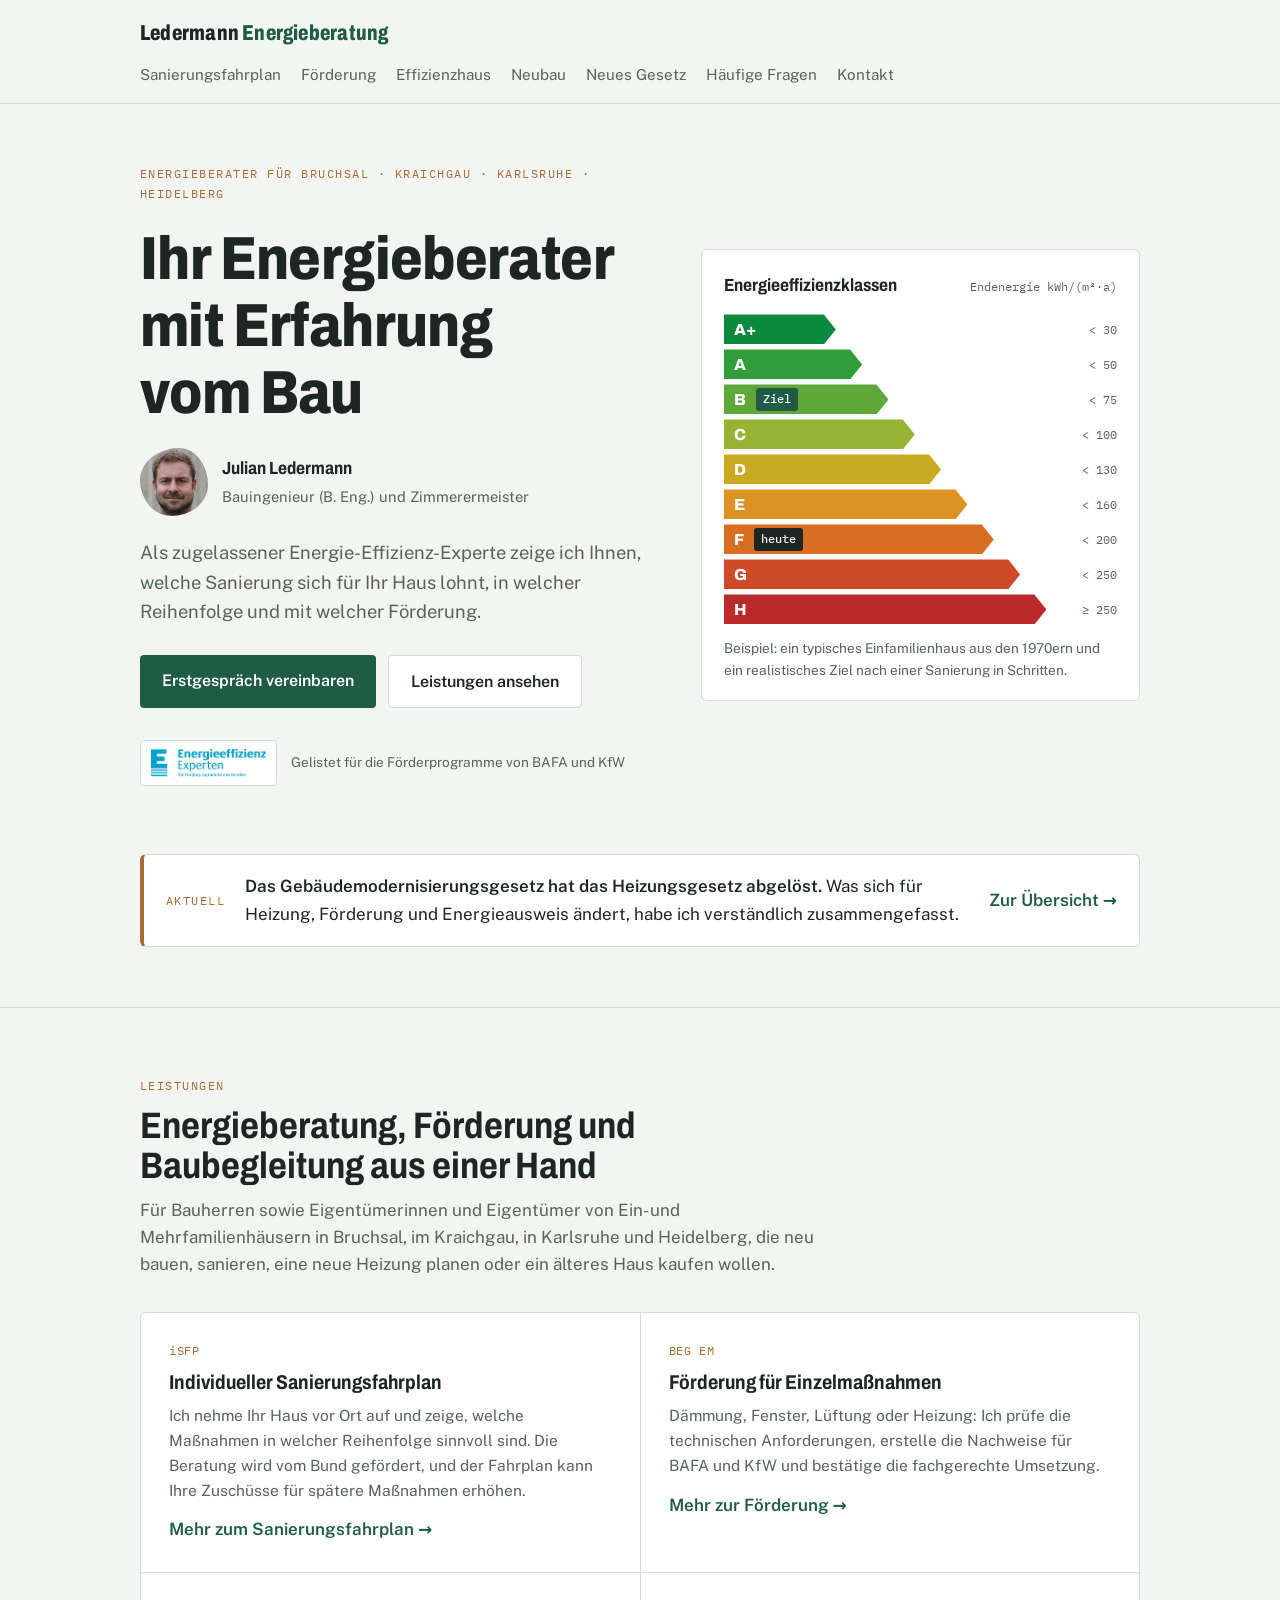
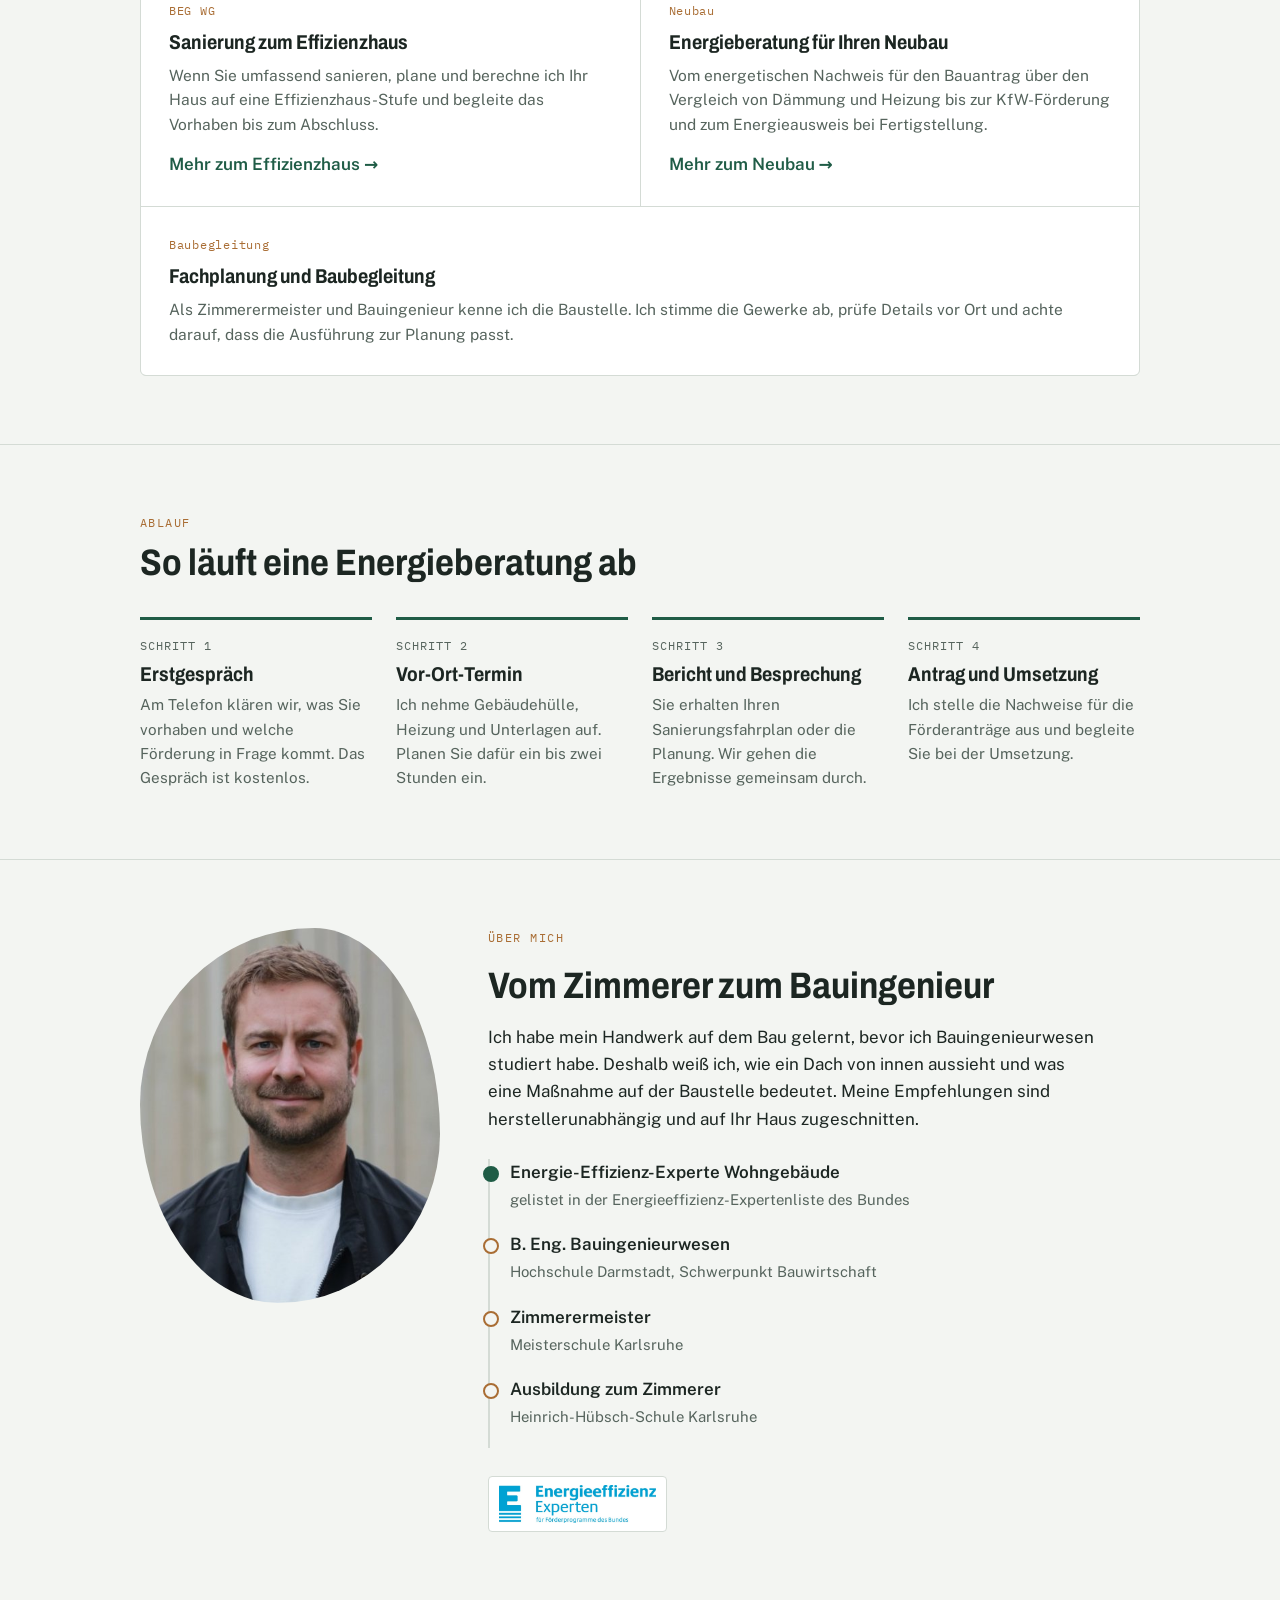
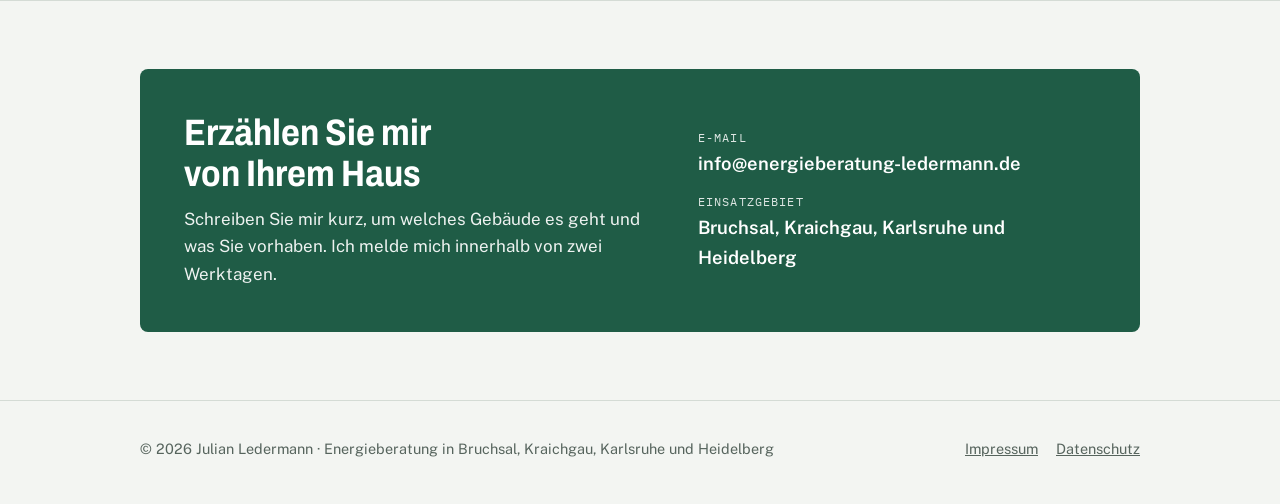
<file: index.html>
<!doctype html>
<html lang="de">
<head>
<meta charset="utf-8">
<meta name="viewport" content="width=device-width, initial-scale=1, viewport-fit=cover">
<title>Energieberater in Bruchsal, Karlsruhe & Kraichgau | Julian Ledermann</title>
<meta name="description" content="Energieberatung für Wohngebäude in Bruchsal, im Kraichgau, in Karlsruhe und Heidelberg: Sanierungsfahrplan, BAFA- und KfW-Förderung, Effizienzhaus. Zimmerermeister und Bauingenieur.">
<link rel="canonical" href="https://energieberatung-ledermann.de/">
<meta property="og:type" content="website">
<meta property="og:title" content="Energieberater in Bruchsal, Karlsruhe & Kraichgau | Julian Ledermann">
<meta property="og:description" content="Energieberatung für Wohngebäude in Bruchsal, im Kraichgau, in Karlsruhe und Heidelberg: Sanierungsfahrplan, BAFA- und KfW-Förderung, Effizienzhaus. Zimmerermeister und Bauingenieur.">
<meta property="og:url" content="https://energieberatung-ledermann.de/">
<meta property="og:locale" content="de_DE">
<meta name="claude:viewport-fit-sides" content="cover">
<link rel="stylesheet" href="styles.css?v=6c01914b">
<script type="application/ld+json">{"@context": "https://schema.org", "@type": "ProfessionalService", "@id": "https://energieberatung-ledermann.de/#business", "name": "Ledermann Energieberatung", "url": "https://energieberatung-ledermann.de/", "description": "Energieberatung für Wohngebäude: individueller Sanierungsfahrplan (iSFP), Förderung für Einzelmaßnahmen, Sanierung zum Effizienzhaus und Energieberatung für Neubauten.", "founder": {"@type": "Person", "name": "Julian Ledermann", "jobTitle": "Energieberater, Zimmerermeister, Bauingenieur (B. Eng.)"}, "areaServed": [{"@type": "Place", "name": "Bruchsal"}, {"@type": "Place", "name": "Kraichgau"}, {"@type": "Place", "name": "Karlsruhe"}, {"@type": "Place", "name": "Heidelberg"}], "address": {"@type": "PostalAddress", "postalCode": "76698", "addressLocality": "Ubstadt-Weiher", "addressRegion": "Baden-Württemberg", "addressCountry": "DE"}, "email": "info@energieberatung-ledermann.de", "knowsAbout": ["Energieberatung", "Sanierungsfahrplan", "BEG-Förderung", "Effizienzhaus", "Gebäudesanierung", "Neubau", "Energienachweis"]}</script>
<script type="application/ld+json">{"@context": "https://schema.org", "@type": "WebSite", "name": "Ledermann Energieberatung", "url": "https://energieberatung-ledermann.de/"}</script>
</head>
<body>
<header class="top">
  <div class="wrap">
    <a class="logo" href="index.html">Ledermann <span>Energieberatung</span></a>
    <nav class="main" aria-label="Hauptnavigation">
      <a href="sanierungsfahrplan.html">Sanierungsfahrplan</a>
      <a href="foerderung.html">Förderung</a>
      <a href="effizienzhaus.html">Effizienzhaus</a>
      <a href="neubau.html">Neubau</a>
      <a href="gebaeudemodernisierungsgesetz.html">Neues Gesetz</a>
      <a href="fragen.html">Häufige Fragen</a>
      <a href="index.html#kontakt">Kontakt</a>
    </nav>
  </div>
</header>
<main id="top">
  <section class="hero">
    <div class="wrap">
      <div class="copy">
        <span class="eyebrow">Energieberater für Bruchsal · Kraichgau · Karlsruhe · Heidelberg</span>
        <h1>Ihr Energieberater mit Erfahrung vom Bau</h1>
        <div class="byline"><img src="julian-ledermann-klein.jpg" alt="Julian Ledermann" width="68" height="68"><div><b>Julian Ledermann</b><span>Bauingenieur (B. Eng.) und Zimmerermeister</span></div></div>
        <div class="strip">
          <div class="strip-bar" aria-label="Energieklassen A+ bis H, heute F, Ziel B">
            <span class="seg" style="background:#0b8a3e">A+</span>
            <span class="seg" style="background:#2f9e3a">A</span>
            <span class="seg goal" style="background:#5ea83a">B</span>
            <span class="seg" style="background:#93b531">C</span>
            <span class="seg" style="background:#c9a91f">D</span>
            <span class="seg" style="background:#dd9324">E</span>
            <span class="seg now" style="background:#d96d22">F</span>
            <span class="seg" style="background:#cf4a26">G</span>
            <span class="seg" style="background:#bb2a2a">H</span>
          </div>
          <p class="strip-cap">Beispiel: ein typisches Haus aus den 1970ern, von Energieklasse F zu einem realistischen Ziel.</p>
        </div>
        <p class="lead">Als zugelassener Energie-Effizienz-Experte zeige ich Ihnen, welche Sanierung sich für Ihr Haus lohnt, in welcher Reihenfolge und mit welcher Förderung.</p>
        <div class="cta">
          <a class="btn primary" href="#kontakt">Erstgespräch vereinbaren</a>
          <a class="btn ghost" href="#leistungen">Leistungen ansehen</a>
        </div>
        <div class="seal">
          <img src="eee-logo.jpg" alt="Energieeffizienz-Experten für Förderprogramme des Bundes" width="965" height="234">
          <span>Gelistet für die Förderprogramme von BAFA und KfW</span>
        </div>
      </div>
      <figure class="scale" aria-label="Energieeffizienzklassen nach Gebäudeenergiegesetz">
        <div class="scale-head"><b>Energieeffizienzklassen</b><small>Endenergie kWh/(m²·a)</small></div>
        <div class="rows">
          <div class="row"><div class="bar" style="width:34%;background:#0b8a3e">A+</div><span class="kwh">&lt; 30</span></div>
          <div class="row"><div class="bar" style="width:42%;background:#2f9e3a">A</div><span class="kwh">&lt; 50</span></div>
          <div class="row"><div class="bar" style="width:50%;background:#5ea83a">B<span class="tag goal">Ziel</span></div><span class="kwh">&lt; 75</span></div>
          <div class="row"><div class="bar" style="width:58%;background:#93b531">C</div><span class="kwh">&lt; 100</span></div>
          <div class="row"><div class="bar" style="width:66%;background:#c9a91f">D</div><span class="kwh">&lt; 130</span></div>
          <div class="row"><div class="bar" style="width:74%;background:#dd9324">E</div><span class="kwh">&lt; 160</span></div>
          <div class="row"><div class="bar" style="width:82%;background:#d96d22">F<span class="tag now">heute</span></div><span class="kwh">&lt; 200</span></div>
          <div class="row"><div class="bar" style="width:90%;background:#cf4a26">G</div><span class="kwh">&lt; 250</span></div>
          <div class="row"><div class="bar" style="width:98%;background:#bb2a2a">H</div><span class="kwh">≥ 250</span></div>
        </div>
        <figcaption class="scale-foot">Beispiel: ein typisches Einfamilienhaus aus den 1970ern und ein realistisches Ziel nach einer Sanierung in Schritten.</figcaption>
      </figure>
    </div>
  </section>

  <section class="news">
    <div class="wrap">
      <div class="news-box">
        <span class="eyebrow">Aktuell</span>
        <p><b>Das Gebäudemodernisierungsgesetz hat das Heizungsgesetz abgelöst.</b> Was sich für Heizung, Förderung und Energieausweis ändert, habe ich verständlich zusammengefasst.</p>
        <a class="more" href="gebaeudemodernisierungsgesetz.html">Zur Übersicht</a>
      </div>
    </div>
  </section>

  <section class="block" id="leistungen">
    <div class="wrap">
      <div class="sec-head">
        <span class="eyebrow">Leistungen</span>
        <h2>Energieberatung, Förderung und Baubegleitung aus einer Hand</h2>
        <p>Für Bauherren sowie Eigentümerinnen und Eigentümer von Ein- und Mehrfamilienhäusern in Bruchsal, im Kraichgau, in Karlsruhe und Heidelberg, die neu bauen, sanieren, eine neue Heizung planen oder ein älteres Haus kaufen wollen.</p>
      </div>
      <div class="services">
        <article class="service">
          <span class="abbr">iSFP</span>
          <h3>Individueller Sanierungsfahrplan</h3>
          <p>Ich nehme Ihr Haus vor Ort auf und zeige, welche Maßnahmen in welcher Reihenfolge sinnvoll sind. Die Beratung wird vom Bund gefördert, und der Fahrplan kann Ihre Zuschüsse für spätere Maßnahmen erhöhen.</p>
          <a class="more" href="sanierungsfahrplan.html">Mehr zum Sanierungsfahrplan</a>
        </article>
        <article class="service">
          <span class="abbr">BEG EM</span>
          <h3>Förderung für Einzelmaßnahmen</h3>
          <p>Dämmung, Fenster, Lüftung oder Heizung: Ich prüfe die technischen Anforderungen, erstelle die Nachweise für BAFA und KfW und bestätige die fachgerechte Umsetzung.</p>
          <a class="more" href="foerderung.html">Mehr zur Förderung</a>
        </article>
        <article class="service">
          <span class="abbr">BEG WG</span>
          <h3>Sanierung zum Effizienzhaus</h3>
          <p>Wenn Sie umfassend sanieren, plane und berechne ich Ihr Haus auf eine Effizienzhaus-Stufe und begleite das Vorhaben bis zum Abschluss.</p>
          <a class="more" href="effizienzhaus.html">Mehr zum Effizienzhaus</a>
        </article>
        <article class="service">
          <span class="abbr">Neubau</span>
          <h3>Energieberatung für Ihren Neubau</h3>
          <p>Vom energetischen Nachweis für den Bauantrag über den Vergleich von Dämmung und Heizung bis zur KfW-Förderung und zum Energieausweis bei Fertigstellung.</p>
          <a class="more" href="neubau.html">Mehr zum Neubau</a>
        </article>
        <article class="service wide">
          <span class="abbr">Baubegleitung</span>
          <h3>Fachplanung und Baubegleitung</h3>
          <p>Als Zimmerermeister und Bauingenieur kenne ich die Baustelle. Ich stimme die Gewerke ab, prüfe Details vor Ort und achte darauf, dass die Ausführung zur Planung passt.</p>
        </article>
      </div>
    </div>
  </section>

  <section class="block" id="ablauf">
    <div class="wrap">
      <div class="sec-head">
        <span class="eyebrow">Ablauf</span>
        <h2>So läuft eine Energieberatung ab</h2>
      </div>
      <ol class="steps">
        <li><h3>Erstgespräch</h3><p>Am Telefon klären wir, was Sie vorhaben und welche Förderung in Frage kommt. Das Gespräch ist kostenlos.</p></li>
        <li><h3>Vor-Ort-Termin</h3><p>Ich nehme Gebäudehülle, Heizung und Unterlagen auf. Planen Sie dafür ein bis zwei Stunden ein.</p></li>
        <li><h3>Bericht und Besprechung</h3><p>Sie erhalten Ihren Sanierungsfahrplan oder die Planung. Wir gehen die Ergebnisse gemeinsam durch.</p></li>
        <li><h3>Antrag und Umsetzung</h3><p>Ich stelle die Nachweise für die Förderanträge aus und begleite Sie bei der Umsetzung.</p></li>
      </ol>
    </div>
  </section>

  <section class="block" id="ueber-mich">
    <div class="wrap about">
      <img class="portrait" src="julian-ledermann.jpg" alt="Julian Ledermann, Energieberater, Bauingenieur und Zimmerermeister" width="444" height="555">
      <div class="text">
        <span class="eyebrow">Über mich</span>
        <h2>Vom Zimmerer zum Bauingenieur</h2>
        <p>Ich habe mein Handwerk auf dem Bau gelernt, bevor ich Bauingenieurwesen studiert habe. Deshalb weiß ich, wie ein Dach von innen aussieht und was eine Maßnahme auf der Baustelle bedeutet. Meine Empfehlungen sind herstellerunabhängig und auf Ihr Haus zugeschnitten.</p>
        <ul class="timeline">
          <li><b>Energie-Effizienz-Experte Wohngebäude</b><span>gelistet in der Energieeffizienz-Expertenliste des Bundes</span></li>
          <li><b>B. Eng. Bauingenieurwesen</b><span>Hochschule Darmstadt, Schwerpunkt Bauwirtschaft</span></li>
          <li><b>Zimmerermeister</b><span>Meisterschule Karlsruhe</span></li>
          <li><b>Ausbildung zum Zimmerer</b><span>Heinrich-Hübsch-Schule Karlsruhe</span></li>
        </ul>
        <div class="seal"><img src="eee-logo.jpg" alt="Energieeffizienz-Experten für Förderprogramme des Bundes" width="965" height="234"></div>
      </div>
    </div>
  </section>

  <section class="block" id="kontakt">
    <div class="wrap">
      <div class="contact">
        <div>
          <h2>Erzählen Sie mir von Ihrem Haus</h2>
          <p>Schreiben Sie mir kurz, um welches Gebäude es geht und was Sie vorhaben. Ich melde mich innerhalb von zwei Werktagen.</p>
        </div>
        <dl>
          <div><dt>E-Mail</dt><dd>info@energieberatung-ledermann.de</dd></div>
          <div><dt>Einsatzgebiet</dt><dd>Bruchsal, Kraichgau, Karlsruhe und Heidelberg</dd></div>
        </dl>
      </div>
    </div>
  </section>
</main>
<footer>
  <div class="wrap">
    <span>© 2026 Julian Ledermann · Energieberatung in Bruchsal, Kraichgau, Karlsruhe und Heidelberg</span>
    <nav aria-label="Rechtliches">
      <a href="impressum.html">Impressum</a>
      <a href="datenschutz.html">Datenschutz</a>
    </nav>
  </div>
</footer>
</body>
</html>
</file>
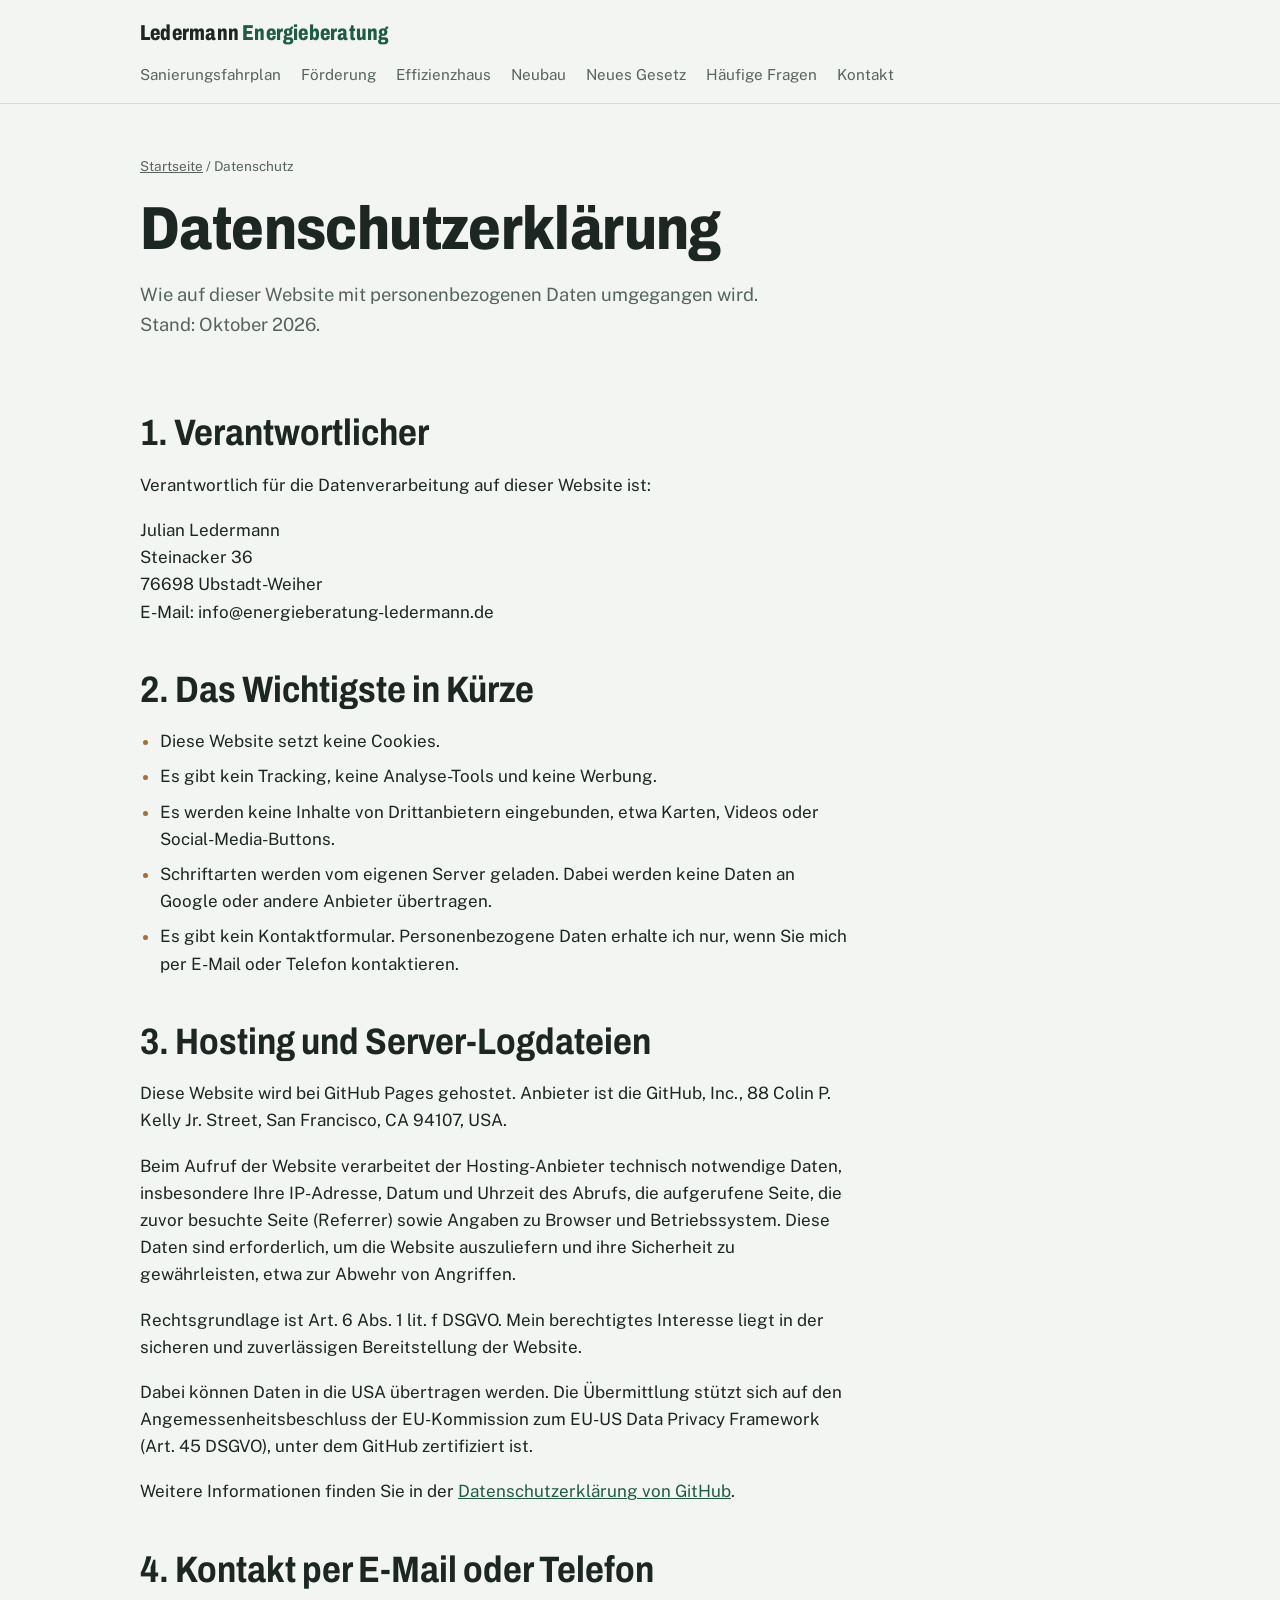
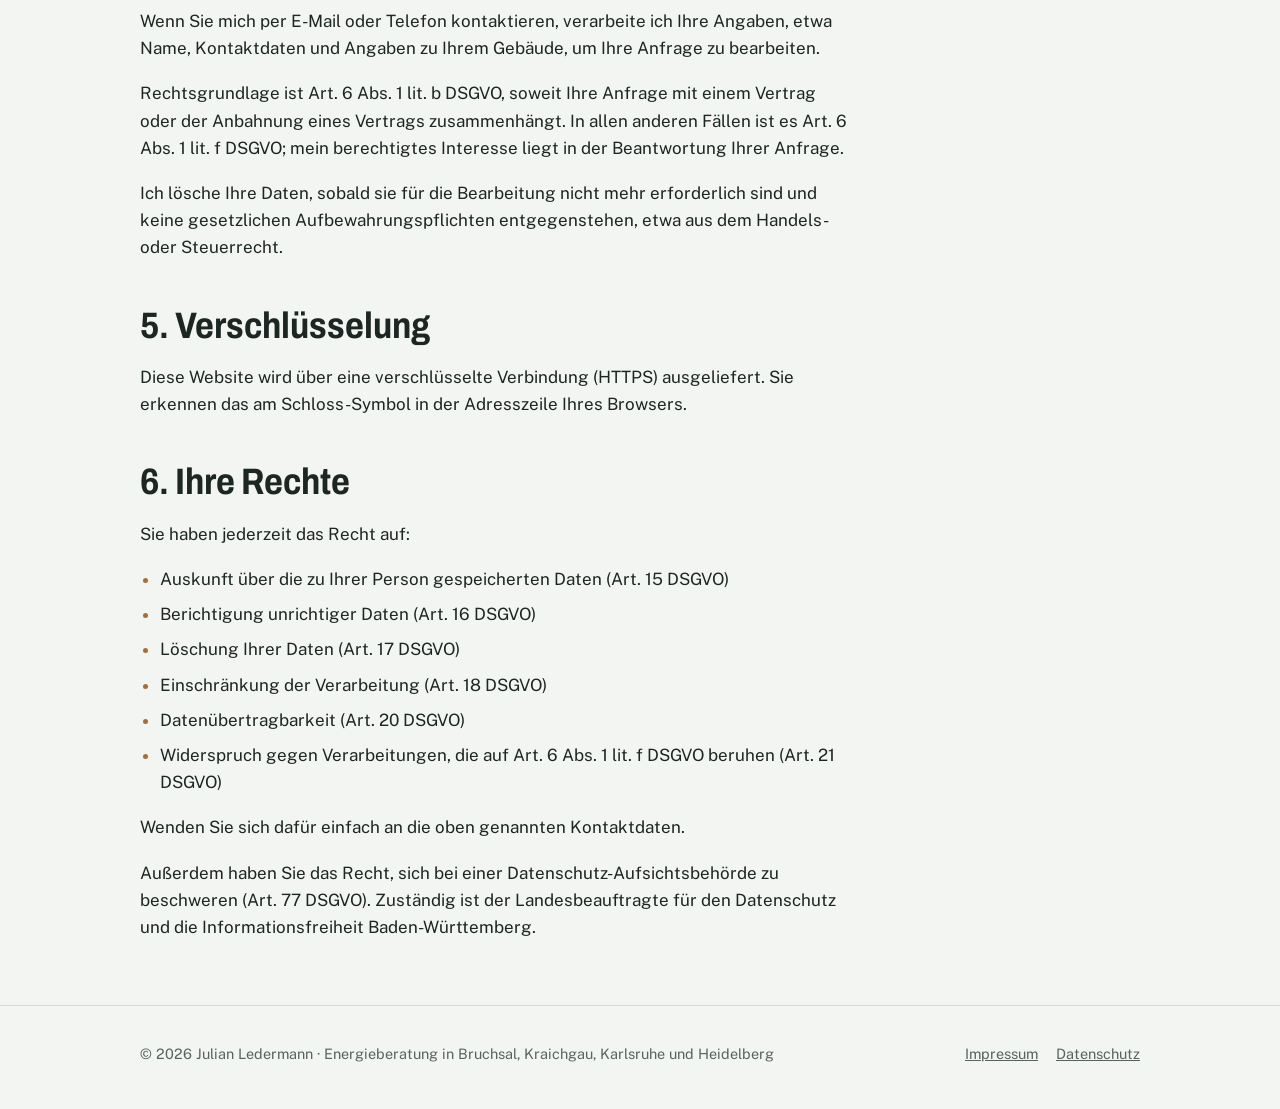
<file: datenschutz.html>
<!doctype html>
<html lang="de">
<head>
<meta charset="utf-8">
<meta name="viewport" content="width=device-width, initial-scale=1, viewport-fit=cover">
<title>Datenschutz | Ledermann Energieberatung</title>
<meta name="description" content="Datenschutzerklärung von Ledermann Energieberatung.">
<link rel="canonical" href="https://energieberatung-ledermann.de/datenschutz.html">
<meta property="og:type" content="website">
<meta property="og:title" content="Datenschutz | Ledermann Energieberatung">
<meta property="og:description" content="Datenschutzerklärung von Ledermann Energieberatung.">
<meta property="og:url" content="https://energieberatung-ledermann.de/datenschutz.html">
<meta property="og:locale" content="de_DE">
<meta name="claude:viewport-fit-sides" content="cover">
<link rel="stylesheet" href="styles.css?v=6c01914b">
<script type="application/ld+json">{"@context": "https://schema.org", "@type": "BreadcrumbList", "itemListElement": [{"@type": "ListItem", "position": 1, "name": "Startseite", "item": "https://energieberatung-ledermann.de/"}, {"@type": "ListItem", "position": 2, "name": "Datenschutz", "item": "https://energieberatung-ledermann.de/datenschutz.html"}]}</script>
</head>
<body>
<header class="top">
  <div class="wrap">
    <a class="logo" href="index.html">Ledermann <span>Energieberatung</span></a>
    <nav class="main" aria-label="Hauptnavigation">
      <a href="sanierungsfahrplan.html">Sanierungsfahrplan</a>
      <a href="foerderung.html">Förderung</a>
      <a href="effizienzhaus.html">Effizienzhaus</a>
      <a href="neubau.html">Neubau</a>
      <a href="gebaeudemodernisierungsgesetz.html">Neues Gesetz</a>
      <a href="fragen.html">Häufige Fragen</a>
      <a href="index.html#kontakt">Kontakt</a>
    </nav>
  </div>
</header>
<main>
  <section class="page-hero">
    <div class="wrap">
      <div class="crumbs"><a href="index.html">Startseite</a> / Datenschutz</div>
      <h1>Datenschutzerklärung</h1>
      <p class="lead">Wie auf dieser Website mit personenbezogenen Daten umgegangen wird. Stand: Oktober 2026.</p>
    </div>
  </section>
  <section class="content">
    <div class="wrap ">
      <div class="prose">
        <h2>1. Verantwortlicher</h2>
        <p>Verantwortlich für die Datenverarbeitung auf dieser Website ist:</p>
        <p>Julian Ledermann<br>Steinacker 36<br>76698 Ubstadt-Weiher<br>E-Mail: info@energieberatung-ledermann.de</p>

        <h2>2. Das Wichtigste in Kürze</h2>
        <ul>
          <li>Diese Website setzt keine Cookies.</li>
          <li>Es gibt kein Tracking, keine Analyse-Tools und keine Werbung.</li>
          <li>Es werden keine Inhalte von Drittanbietern eingebunden, etwa Karten, Videos oder Social-Media-Buttons.</li>
          <li>Schriftarten werden vom eigenen Server geladen. Dabei werden keine Daten an Google oder andere Anbieter übertragen.</li>
          <li>Es gibt kein Kontaktformular. Personenbezogene Daten erhalte ich nur, wenn Sie mich per E-Mail oder Telefon kontaktieren.</li>
        </ul>

        <h2>3. Hosting und Server-Logdateien</h2>
        <p>Diese Website wird bei GitHub Pages gehostet. Anbieter ist die GitHub, Inc., 88 Colin P. Kelly Jr. Street, San Francisco, CA 94107, USA.</p>
        <p>Beim Aufruf der Website verarbeitet der Hosting-Anbieter technisch notwendige Daten, insbesondere Ihre IP-Adresse, Datum und Uhrzeit des Abrufs, die aufgerufene Seite, die zuvor besuchte Seite (Referrer) sowie Angaben zu Browser und Betriebssystem. Diese Daten sind erforderlich, um die Website auszuliefern und ihre Sicherheit zu gewährleisten, etwa zur Abwehr von Angriffen.</p>
        <p>Rechtsgrundlage ist Art. 6 Abs. 1 lit. f DSGVO. Mein berechtigtes Interesse liegt in der sicheren und zuverlässigen Bereitstellung der Website.</p>
        <p>Dabei können Daten in die USA übertragen werden. Die Übermittlung stützt sich auf den Angemessenheitsbeschluss der EU-Kommission zum EU-US Data Privacy Framework (Art. 45 DSGVO), unter dem GitHub zertifiziert ist.</p>
        <p>Weitere Informationen finden Sie in der <a href="https://docs.github.com/de/site-policy/privacy-policies/github-general-privacy-statement" rel="noopener">Datenschutzerklärung von GitHub</a>.</p>

        <h2>4. Kontakt per E-Mail oder Telefon</h2>
        <p>Wenn Sie mich per E-Mail oder Telefon kontaktieren, verarbeite ich Ihre Angaben, etwa Name, Kontaktdaten und Angaben zu Ihrem Gebäude, um Ihre Anfrage zu bearbeiten.</p>
        <p>Rechtsgrundlage ist Art. 6 Abs. 1 lit. b DSGVO, soweit Ihre Anfrage mit einem Vertrag oder der Anbahnung eines Vertrags zusammenhängt. In allen anderen Fällen ist es Art. 6 Abs. 1 lit. f DSGVO; mein berechtigtes Interesse liegt in der Beantwortung Ihrer Anfrage.</p>
        <p>Ich lösche Ihre Daten, sobald sie für die Bearbeitung nicht mehr erforderlich sind und keine gesetzlichen Aufbewahrungspflichten entgegenstehen, etwa aus dem Handels- oder Steuerrecht.</p>

        <h2>5. Verschlüsselung</h2>
        <p>Diese Website wird über eine verschlüsselte Verbindung (HTTPS) ausgeliefert. Sie erkennen das am Schloss-Symbol in der Adresszeile Ihres Browsers.</p>

        <h2>6. Ihre Rechte</h2>
        <p>Sie haben jederzeit das Recht auf:</p>
        <ul>
          <li>Auskunft über die zu Ihrer Person gespeicherten Daten (Art. 15 DSGVO)</li>
          <li>Berichtigung unrichtiger Daten (Art. 16 DSGVO)</li>
          <li>Löschung Ihrer Daten (Art. 17 DSGVO)</li>
          <li>Einschränkung der Verarbeitung (Art. 18 DSGVO)</li>
          <li>Datenübertragbarkeit (Art. 20 DSGVO)</li>
          <li>Widerspruch gegen Verarbeitungen, die auf Art. 6 Abs. 1 lit. f DSGVO beruhen (Art. 21 DSGVO)</li>
        </ul>
        <p>Wenden Sie sich dafür einfach an die oben genannten Kontaktdaten.</p>
        <p>Außerdem haben Sie das Recht, sich bei einer Datenschutz-Aufsichtsbehörde zu beschweren (Art. 77 DSGVO). Zuständig ist der Landesbeauftragte für den Datenschutz und die Informationsfreiheit Baden-Württemberg.</p>
      </div>
      
    </div>
  </section>
</main>
<footer>
  <div class="wrap">
    <span>© 2026 Julian Ledermann · Energieberatung in Bruchsal, Kraichgau, Karlsruhe und Heidelberg</span>
    <nav aria-label="Rechtliches">
      <a href="impressum.html">Impressum</a>
      <a href="datenschutz.html">Datenschutz</a>
    </nav>
  </div>
</footer>
</body>
</html>
</file>
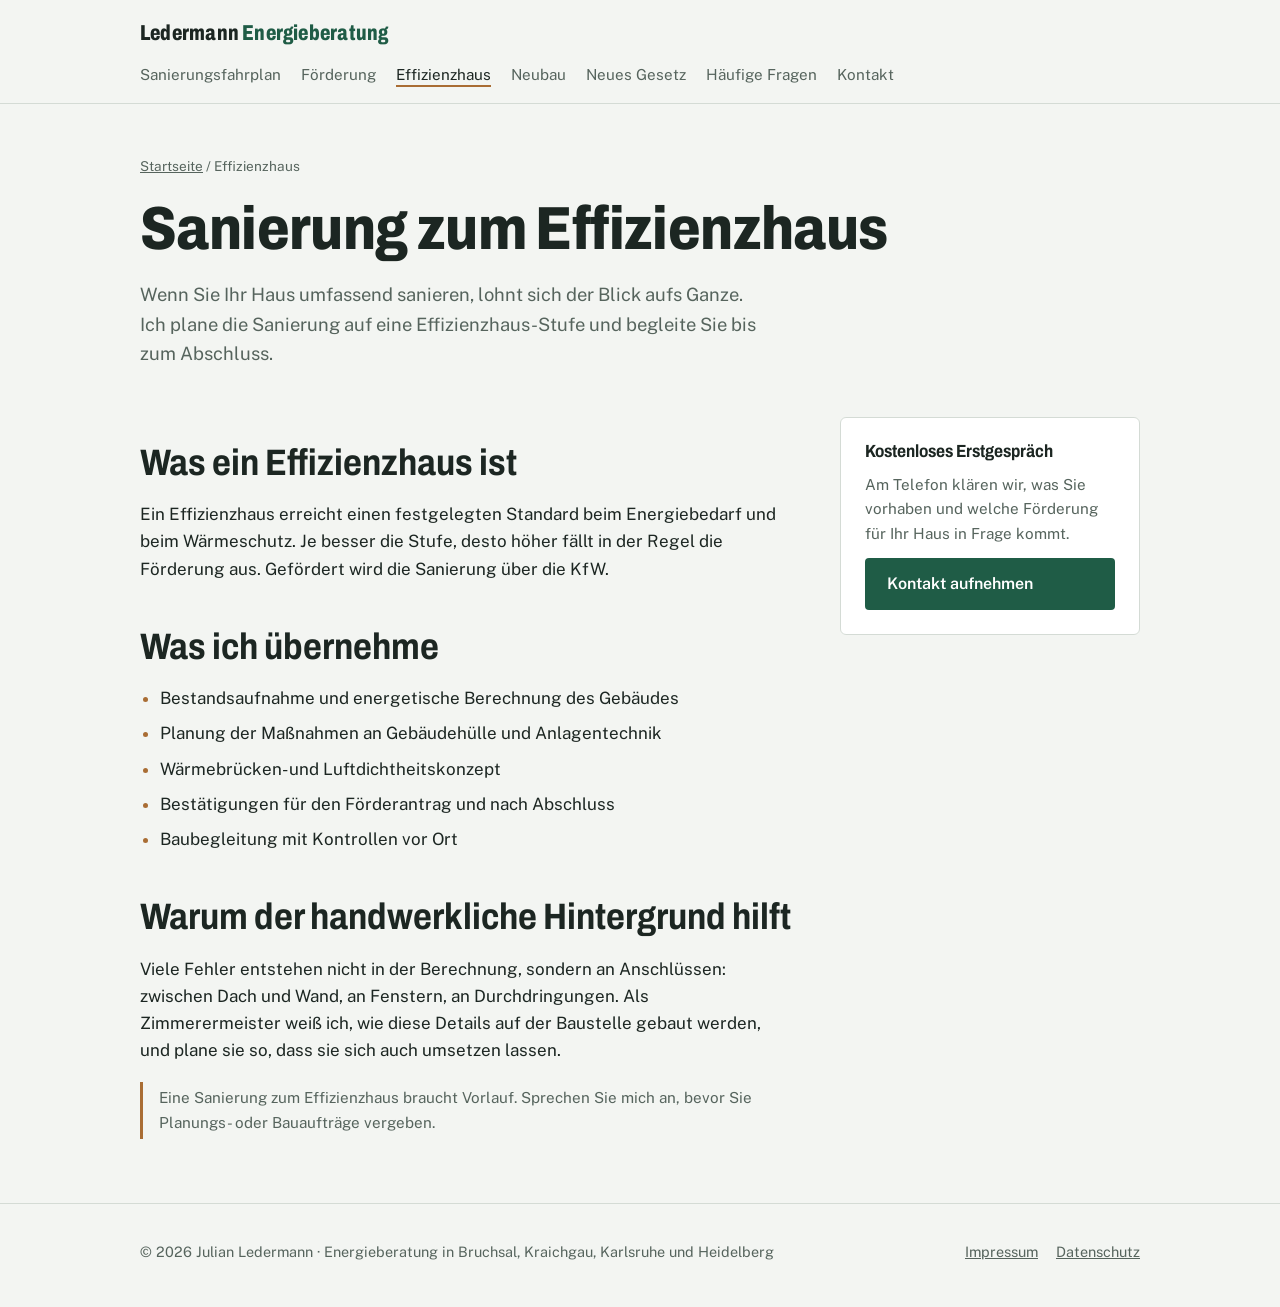
<file: effizienzhaus.html>
<!doctype html>
<html lang="de">
<head>
<meta charset="utf-8">
<meta name="viewport" content="width=device-width, initial-scale=1, viewport-fit=cover">
<title>Sanierung zum Effizienzhaus: Energieberater Karlsruhe, Bruchsal, Heidelberg</title>
<meta name="description" content="Komplettsanierung zum KfW-Effizienzhaus in Bruchsal, im Kraichgau, in Karlsruhe und Heidelberg: Planung, Berechnung und Baubegleitung durch Bauingenieur und Zimmerermeister Julian Ledermann.">
<link rel="canonical" href="https://energieberatung-ledermann.de/effizienzhaus.html">
<meta property="og:type" content="website">
<meta property="og:title" content="Sanierung zum Effizienzhaus: Energieberater Karlsruhe, Bruchsal, Heidelberg">
<meta property="og:description" content="Komplettsanierung zum KfW-Effizienzhaus in Bruchsal, im Kraichgau, in Karlsruhe und Heidelberg: Planung, Berechnung und Baubegleitung durch Bauingenieur und Zimmerermeister Julian Ledermann.">
<meta property="og:url" content="https://energieberatung-ledermann.de/effizienzhaus.html">
<meta property="og:locale" content="de_DE">
<meta name="claude:viewport-fit-sides" content="cover">
<link rel="stylesheet" href="styles.css?v=6c01914b">
<script type="application/ld+json">{"@context": "https://schema.org", "@type": "Service", "serviceType": "Energieberatung und Baubegleitung Sanierung zum Effizienzhaus", "provider": {"@id": "https://energieberatung-ledermann.de/#business"}, "areaServed": [{"@type": "Place", "name": "Bruchsal"}, {"@type": "Place", "name": "Kraichgau"}, {"@type": "Place", "name": "Karlsruhe"}, {"@type": "Place", "name": "Heidelberg"}]}</script>
<script type="application/ld+json">{"@context": "https://schema.org", "@type": "BreadcrumbList", "itemListElement": [{"@type": "ListItem", "position": 1, "name": "Startseite", "item": "https://energieberatung-ledermann.de/"}, {"@type": "ListItem", "position": 2, "name": "Effizienzhaus", "item": "https://energieberatung-ledermann.de/effizienzhaus.html"}]}</script>
</head>
<body>
<header class="top">
  <div class="wrap">
    <a class="logo" href="index.html">Ledermann <span>Energieberatung</span></a>
    <nav class="main" aria-label="Hauptnavigation">
      <a href="sanierungsfahrplan.html">Sanierungsfahrplan</a>
      <a href="foerderung.html">Förderung</a>
      <a href="effizienzhaus.html" aria-current="page">Effizienzhaus</a>
      <a href="neubau.html">Neubau</a>
      <a href="gebaeudemodernisierungsgesetz.html">Neues Gesetz</a>
      <a href="fragen.html">Häufige Fragen</a>
      <a href="index.html#kontakt">Kontakt</a>
    </nav>
  </div>
</header>
<main>
  <section class="page-hero">
    <div class="wrap">
      <div class="crumbs"><a href="index.html">Startseite</a> / Effizienzhaus</div>
      <h1>Sanierung zum Effizienzhaus</h1>
      <p class="lead">Wenn Sie Ihr Haus umfassend sanieren, lohnt sich der Blick aufs Ganze. Ich plane die Sanierung auf eine Effizienzhaus-Stufe und begleite Sie bis zum Abschluss.</p>
    </div>
  </section>
  <section class="content">
    <div class="wrap split">
      <div class="prose">
        <h2>Was ein Effizienzhaus ist</h2>
        <p>Ein Effizienzhaus erreicht einen festgelegten Standard beim Energiebedarf und beim Wärmeschutz. Je besser die Stufe, desto höher fällt in der Regel die Förderung aus. Gefördert wird die Sanierung über die KfW.</p>

        <h2>Was ich übernehme</h2>
        <ul>
          <li>Bestandsaufnahme und energetische Berechnung des Gebäudes</li>
          <li>Planung der Maßnahmen an Gebäudehülle und Anlagentechnik</li>
          <li>Wärmebrücken- und Luftdichtheitskonzept</li>
          <li>Bestätigungen für den Förderantrag und nach Abschluss</li>
          <li>Baubegleitung mit Kontrollen vor Ort</li>
        </ul>

        <h2>Warum der handwerkliche Hintergrund hilft</h2>
        <p>Viele Fehler entstehen nicht in der Berechnung, sondern an Anschlüssen: zwischen Dach und Wand, an Fenstern, an Durchdringungen. Als Zimmerermeister weiß ich, wie diese Details auf der Baustelle gebaut werden, und plane sie so, dass sie sich auch umsetzen lassen.</p>
        <p class="note">Eine Sanierung zum Effizienzhaus braucht Vorlauf. Sprechen Sie mich an, bevor Sie Planungs- oder Bauaufträge vergeben.</p>
      </div>
      <aside class="aside">
  <h3>Kostenloses Erstgespräch</h3>
  <p>Am Telefon klären wir, was Sie vorhaben und welche Förderung für Ihr Haus in Frage kommt.</p>
  <a class="btn primary" href="index.html#kontakt">Kontakt aufnehmen</a>
</aside>
    </div>
  </section>
</main>
<footer>
  <div class="wrap">
    <span>© 2026 Julian Ledermann · Energieberatung in Bruchsal, Kraichgau, Karlsruhe und Heidelberg</span>
    <nav aria-label="Rechtliches">
      <a href="impressum.html">Impressum</a>
      <a href="datenschutz.html">Datenschutz</a>
    </nav>
  </div>
</footer>
</body>
</html>
</file>
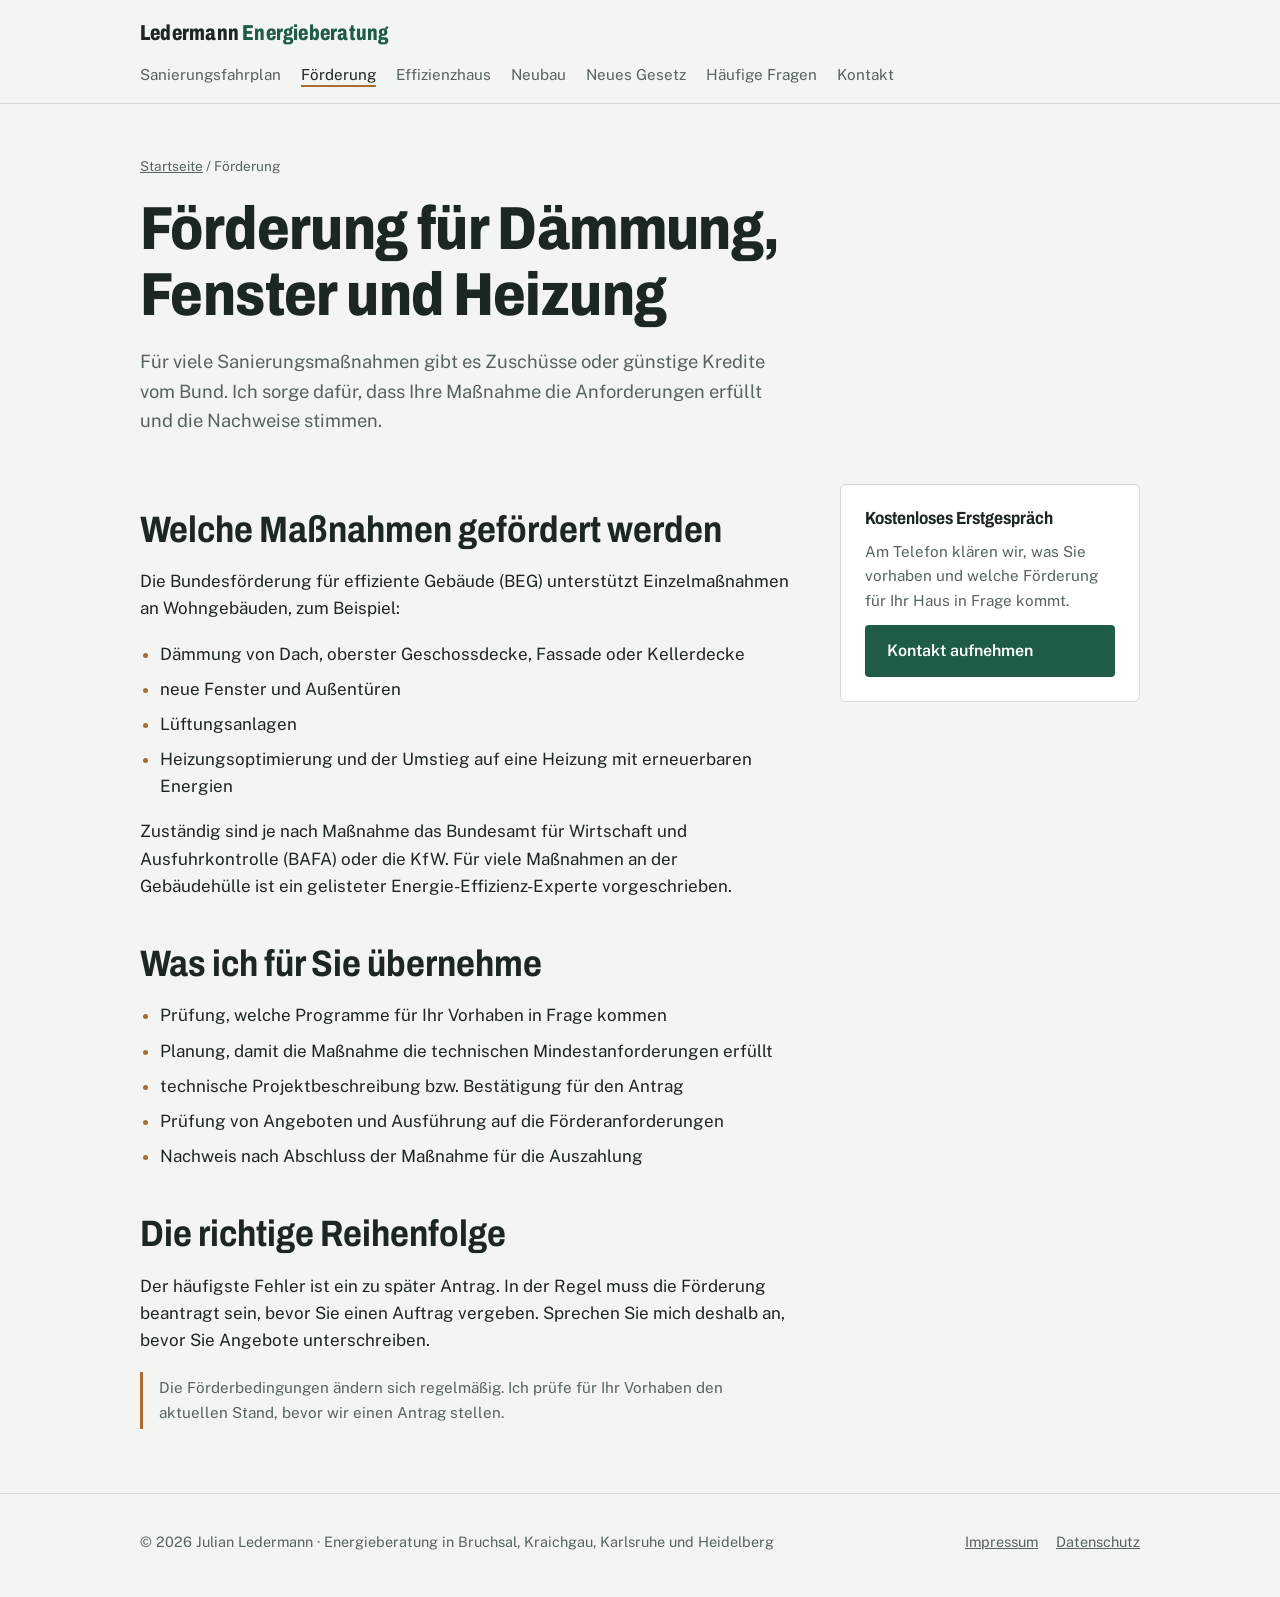
<file: foerderung.html>
<!doctype html>
<html lang="de">
<head>
<meta charset="utf-8">
<meta name="viewport" content="width=device-width, initial-scale=1, viewport-fit=cover">
<title>Förderung für Sanierung und Heizung: Energieberater Bruchsal & Karlsruhe</title>
<meta name="description" content="BAFA- und KfW-Förderung für Dämmung, Fenster, Lüftung und Heizung in Bruchsal, Kraichgau, Karlsruhe und Heidelberg. Technische Nachweise vom gelisteten Energie-Effizienz-Experten.">
<link rel="canonical" href="https://energieberatung-ledermann.de/foerderung.html">
<meta property="og:type" content="website">
<meta property="og:title" content="Förderung für Sanierung und Heizung: Energieberater Bruchsal & Karlsruhe">
<meta property="og:description" content="BAFA- und KfW-Förderung für Dämmung, Fenster, Lüftung und Heizung in Bruchsal, Kraichgau, Karlsruhe und Heidelberg. Technische Nachweise vom gelisteten Energie-Effizienz-Experten.">
<meta property="og:url" content="https://energieberatung-ledermann.de/foerderung.html">
<meta property="og:locale" content="de_DE">
<meta name="claude:viewport-fit-sides" content="cover">
<link rel="stylesheet" href="styles.css?v=6c01914b">
<script type="application/ld+json">{"@context": "https://schema.org", "@type": "Service", "serviceType": "Fördermittelberatung und Baubegleitung BEG Einzelmaßnahmen", "provider": {"@id": "https://energieberatung-ledermann.de/#business"}, "areaServed": [{"@type": "Place", "name": "Bruchsal"}, {"@type": "Place", "name": "Kraichgau"}, {"@type": "Place", "name": "Karlsruhe"}, {"@type": "Place", "name": "Heidelberg"}]}</script>
<script type="application/ld+json">{"@context": "https://schema.org", "@type": "BreadcrumbList", "itemListElement": [{"@type": "ListItem", "position": 1, "name": "Startseite", "item": "https://energieberatung-ledermann.de/"}, {"@type": "ListItem", "position": 2, "name": "Förderung", "item": "https://energieberatung-ledermann.de/foerderung.html"}]}</script>
</head>
<body>
<header class="top">
  <div class="wrap">
    <a class="logo" href="index.html">Ledermann <span>Energieberatung</span></a>
    <nav class="main" aria-label="Hauptnavigation">
      <a href="sanierungsfahrplan.html">Sanierungsfahrplan</a>
      <a href="foerderung.html" aria-current="page">Förderung</a>
      <a href="effizienzhaus.html">Effizienzhaus</a>
      <a href="neubau.html">Neubau</a>
      <a href="gebaeudemodernisierungsgesetz.html">Neues Gesetz</a>
      <a href="fragen.html">Häufige Fragen</a>
      <a href="index.html#kontakt">Kontakt</a>
    </nav>
  </div>
</header>
<main>
  <section class="page-hero">
    <div class="wrap">
      <div class="crumbs"><a href="index.html">Startseite</a> / Förderung</div>
      <h1>Förderung für Dämmung, Fenster und Heizung</h1>
      <p class="lead">Für viele Sanierungsmaßnahmen gibt es Zuschüsse oder günstige Kredite vom Bund. Ich sorge dafür, dass Ihre Maßnahme die Anforderungen erfüllt und die Nachweise stimmen.</p>
    </div>
  </section>
  <section class="content">
    <div class="wrap split">
      <div class="prose">
        <h2>Welche Maßnahmen gefördert werden</h2>
        <p>Die Bundesförderung für effiziente Gebäude (BEG) unterstützt Einzelmaßnahmen an Wohngebäuden, zum Beispiel:</p>
        <ul>
          <li>Dämmung von Dach, oberster Geschossdecke, Fassade oder Kellerdecke</li>
          <li>neue Fenster und Außentüren</li>
          <li>Lüftungsanlagen</li>
          <li>Heizungsoptimierung und der Umstieg auf eine Heizung mit erneuerbaren Energien</li>
        </ul>
        <p>Zuständig sind je nach Maßnahme das Bundesamt für Wirtschaft und Ausfuhrkontrolle (BAFA) oder die KfW. Für viele Maßnahmen an der Gebäudehülle ist ein gelisteter Energie-Effizienz-Experte vorgeschrieben.</p>

        <h2>Was ich für Sie übernehme</h2>
        <ul>
          <li>Prüfung, welche Programme für Ihr Vorhaben in Frage kommen</li>
          <li>Planung, damit die Maßnahme die technischen Mindestanforderungen erfüllt</li>
          <li>technische Projektbeschreibung bzw. Bestätigung für den Antrag</li>
          <li>Prüfung von Angeboten und Ausführung auf die Förderanforderungen</li>
          <li>Nachweis nach Abschluss der Maßnahme für die Auszahlung</li>
        </ul>

        <h2>Die richtige Reihenfolge</h2>
        <p>Der häufigste Fehler ist ein zu später Antrag. In der Regel muss die Förderung beantragt sein, bevor Sie einen Auftrag vergeben. Sprechen Sie mich deshalb an, bevor Sie Angebote unterschreiben.</p>
        <p class="note">Die Förderbedingungen ändern sich regelmäßig. Ich prüfe für Ihr Vorhaben den aktuellen Stand, bevor wir einen Antrag stellen.</p>
      </div>
      <aside class="aside">
  <h3>Kostenloses Erstgespräch</h3>
  <p>Am Telefon klären wir, was Sie vorhaben und welche Förderung für Ihr Haus in Frage kommt.</p>
  <a class="btn primary" href="index.html#kontakt">Kontakt aufnehmen</a>
</aside>
    </div>
  </section>
</main>
<footer>
  <div class="wrap">
    <span>© 2026 Julian Ledermann · Energieberatung in Bruchsal, Kraichgau, Karlsruhe und Heidelberg</span>
    <nav aria-label="Rechtliches">
      <a href="impressum.html">Impressum</a>
      <a href="datenschutz.html">Datenschutz</a>
    </nav>
  </div>
</footer>
</body>
</html>
</file>
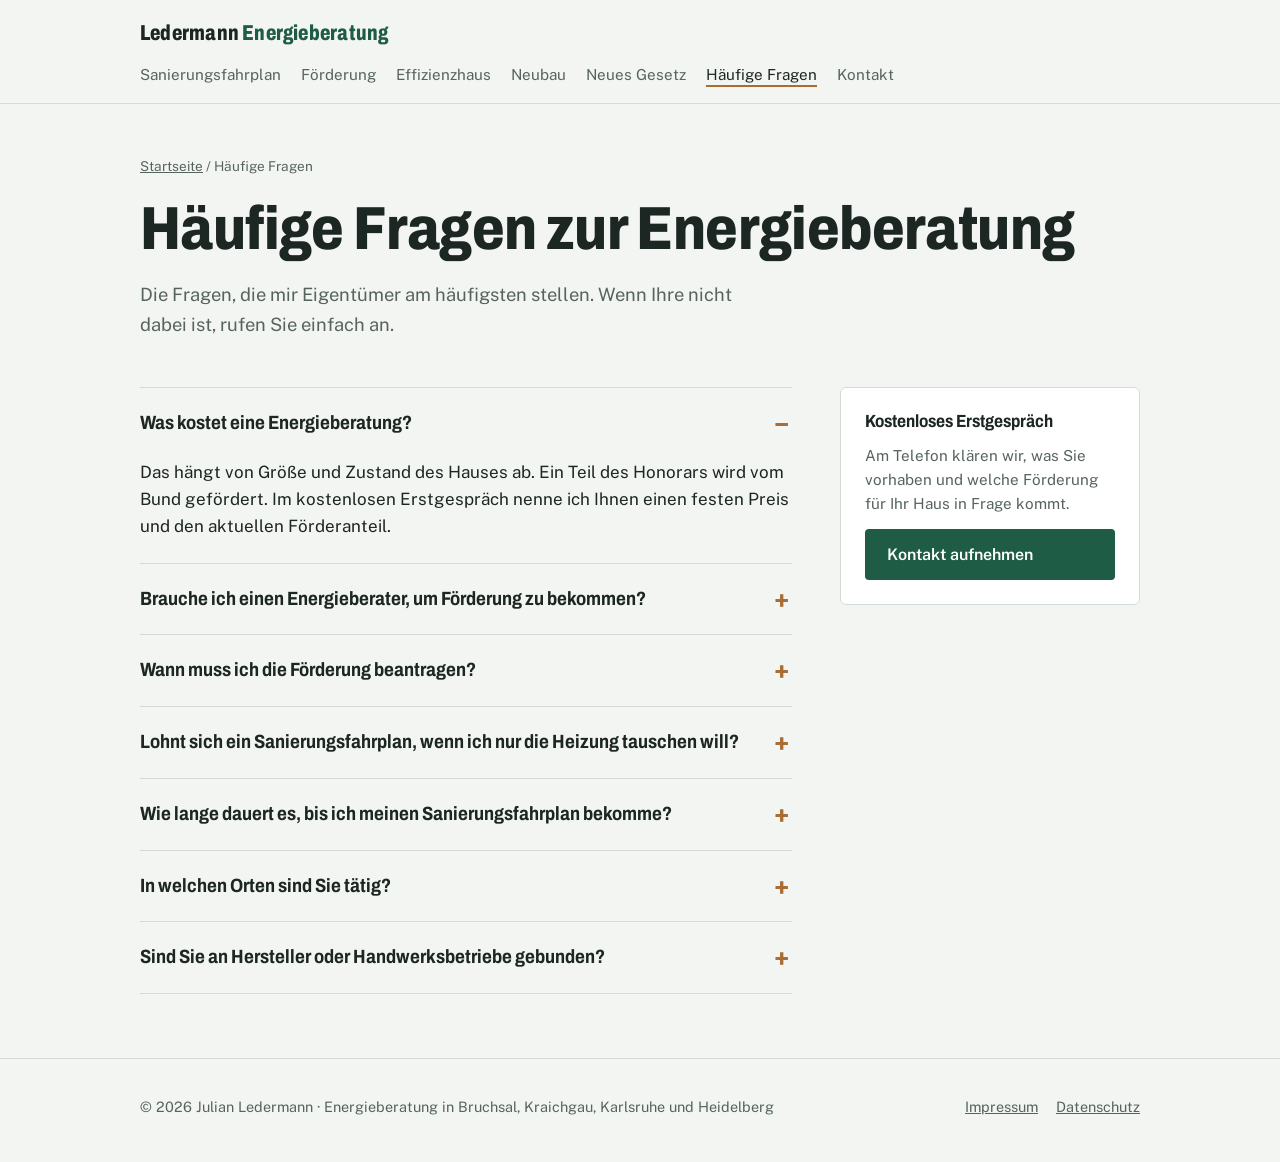
<file: fragen.html>
<!doctype html>
<html lang="de">
<head>
<meta charset="utf-8">
<meta name="viewport" content="width=device-width, initial-scale=1, viewport-fit=cover">
<title>Häufige Fragen zur Energieberatung und Förderung | Julian Ledermann</title>
<meta name="description" content="Antworten zu Kosten, Förderung und Ablauf der Energieberatung: Wann muss ich die Förderung beantragen? Lohnt sich ein Sanierungsfahrplan? Energieberater in Bruchsal und Karlsruhe.">
<link rel="canonical" href="https://energieberatung-ledermann.de/fragen.html">
<meta property="og:type" content="website">
<meta property="og:title" content="Häufige Fragen zur Energieberatung und Förderung | Julian Ledermann">
<meta property="og:description" content="Antworten zu Kosten, Förderung und Ablauf der Energieberatung: Wann muss ich die Förderung beantragen? Lohnt sich ein Sanierungsfahrplan? Energieberater in Bruchsal und Karlsruhe.">
<meta property="og:url" content="https://energieberatung-ledermann.de/fragen.html">
<meta property="og:locale" content="de_DE">
<meta name="claude:viewport-fit-sides" content="cover">
<link rel="stylesheet" href="styles.css?v=6c01914b">
<script type="application/ld+json">{"@context": "https://schema.org", "@type": "FAQPage", "mainEntity": [{"@type": "Question", "name": "Was kostet eine Energieberatung?", "acceptedAnswer": {"@type": "Answer", "text": "Das hängt von Größe und Zustand des Hauses ab. Ein Teil des Honorars wird vom Bund gefördert. Im kostenlosen Erstgespräch nenne ich Ihnen einen festen Preis und den aktuellen Förderanteil."}}, {"@type": "Question", "name": "Brauche ich einen Energieberater, um Förderung zu bekommen?", "acceptedAnswer": {"@type": "Answer", "text": "Bei vielen Maßnahmen an der Gebäudehülle, etwa Dämmung oder Fenstern, schreibt die Bundesförderung einen gelisteten Energie-Effizienz-Experten vor. Bei anderen Maßnahmen ist er nicht Pflicht, kann aber helfen, Fehler im Antrag und bei der Ausführung zu vermeiden."}}, {"@type": "Question", "name": "Wann muss ich die Förderung beantragen?", "acceptedAnswer": {"@type": "Answer", "text": "In der Regel bevor Sie einen Auftrag vergeben. Wer erst unterschreibt und dann beantragt, verliert oft den Anspruch. Sprechen Sie mich deshalb an, bevor Sie Angebote annehmen."}}, {"@type": "Question", "name": "Lohnt sich ein Sanierungsfahrplan, wenn ich nur die Heizung tauschen will?", "acceptedAnswer": {"@type": "Answer", "text": "Oft ja. Der Fahrplan zeigt, ob vorher oder später gedämmt werden sollte, damit die neue Heizung richtig dimensioniert ist. Außerdem kann er den Zuschuss für spätere Maßnahmen erhöhen."}}, {"@type": "Question", "name": "Wie lange dauert es, bis ich meinen Sanierungsfahrplan bekomme?", "acceptedAnswer": {"@type": "Answer", "text": "Nach dem Vor-Ort-Termin in der Regel ein bis zwei Wochen. Den genauen Zeitpunkt sage ich Ihnen bei der Terminvereinbarung."}}, {"@type": "Question", "name": "In welchen Orten sind Sie tätig?", "acceptedAnswer": {"@type": "Answer", "text": "Ich berate in Bruchsal, im Kraichgau, in Karlsruhe und Heidelberg sowie in den umliegenden Gemeinden. Fragen Sie gern nach, wenn Ihr Ort nicht dabei ist."}}, {"@type": "Question", "name": "Sind Sie an Hersteller oder Handwerksbetriebe gebunden?", "acceptedAnswer": {"@type": "Answer", "text": "Nein. Meine Empfehlungen sind herstellerunabhängig. Ich verdiene nicht an den Produkten, die Sie einbauen lassen."}}]}</script>
<script type="application/ld+json">{"@context": "https://schema.org", "@type": "BreadcrumbList", "itemListElement": [{"@type": "ListItem", "position": 1, "name": "Startseite", "item": "https://energieberatung-ledermann.de/"}, {"@type": "ListItem", "position": 2, "name": "Häufige Fragen", "item": "https://energieberatung-ledermann.de/fragen.html"}]}</script>
</head>
<body>
<header class="top">
  <div class="wrap">
    <a class="logo" href="index.html">Ledermann <span>Energieberatung</span></a>
    <nav class="main" aria-label="Hauptnavigation">
      <a href="sanierungsfahrplan.html">Sanierungsfahrplan</a>
      <a href="foerderung.html">Förderung</a>
      <a href="effizienzhaus.html">Effizienzhaus</a>
      <a href="neubau.html">Neubau</a>
      <a href="gebaeudemodernisierungsgesetz.html">Neues Gesetz</a>
      <a href="fragen.html" aria-current="page">Häufige Fragen</a>
      <a href="index.html#kontakt">Kontakt</a>
    </nav>
  </div>
</header>
<main>
  <section class="page-hero">
    <div class="wrap">
      <div class="crumbs"><a href="index.html">Startseite</a> / Häufige Fragen</div>
      <h1>Häufige Fragen zur Energieberatung</h1>
      <p class="lead">Die Fragen, die mir Eigentümer am häufigsten stellen. Wenn Ihre nicht dabei ist, rufen Sie einfach an.</p>
    </div>
  </section>
  <section class="content">
    <div class="wrap split">
      <div class="prose">
        <div class="faq">
          <details open>
            <summary>Was kostet eine Energieberatung?</summary>
            <div class="answer"><p>Das hängt von Größe und Zustand des Hauses ab. Ein Teil des Honorars wird vom Bund gefördert. Im kostenlosen Erstgespräch nenne ich Ihnen einen festen Preis und den aktuellen Förderanteil.</p></div>
          </details>
          <details>
            <summary>Brauche ich einen Energieberater, um Förderung zu bekommen?</summary>
            <div class="answer"><p>Bei vielen Maßnahmen an der Gebäudehülle, etwa Dämmung oder Fenstern, schreibt die Bundesförderung einen gelisteten Energie-Effizienz-Experten vor. Bei anderen Maßnahmen ist er nicht Pflicht, kann aber helfen, Fehler im Antrag und bei der Ausführung zu vermeiden.</p></div>
          </details>
          <details>
            <summary>Wann muss ich die Förderung beantragen?</summary>
            <div class="answer"><p>In der Regel bevor Sie einen Auftrag vergeben. Wer erst unterschreibt und dann beantragt, verliert oft den Anspruch. Sprechen Sie mich deshalb an, bevor Sie Angebote annehmen.</p></div>
          </details>
          <details>
            <summary>Lohnt sich ein Sanierungsfahrplan, wenn ich nur die Heizung tauschen will?</summary>
            <div class="answer"><p>Oft ja. Der Fahrplan zeigt, ob vorher oder später gedämmt werden sollte, damit die neue Heizung richtig dimensioniert ist. Außerdem kann er den Zuschuss für spätere Maßnahmen erhöhen.</p></div>
          </details>
          <details>
            <summary>Wie lange dauert es, bis ich meinen Sanierungsfahrplan bekomme?</summary>
            <div class="answer"><p>Nach dem Vor-Ort-Termin in der Regel ein bis zwei Wochen. Den genauen Zeitpunkt sage ich Ihnen bei der Terminvereinbarung.</p></div>
          </details>
          <details>
            <summary>In welchen Orten sind Sie tätig?</summary>
            <div class="answer"><p>Ich berate in Bruchsal, im Kraichgau, in Karlsruhe und Heidelberg sowie in den umliegenden Gemeinden. Fragen Sie gern nach, wenn Ihr Ort nicht dabei ist.</p></div>
          </details>
          <details>
            <summary>Sind Sie an Hersteller oder Handwerksbetriebe gebunden?</summary>
            <div class="answer"><p>Nein. Meine Empfehlungen sind herstellerunabhängig. Ich verdiene nicht an den Produkten, die Sie einbauen lassen.</p></div>
          </details>
        </div>
      </div>
      <aside class="aside">
  <h3>Kostenloses Erstgespräch</h3>
  <p>Am Telefon klären wir, was Sie vorhaben und welche Förderung für Ihr Haus in Frage kommt.</p>
  <a class="btn primary" href="index.html#kontakt">Kontakt aufnehmen</a>
</aside>
    </div>
  </section>
</main>
<footer>
  <div class="wrap">
    <span>© 2026 Julian Ledermann · Energieberatung in Bruchsal, Kraichgau, Karlsruhe und Heidelberg</span>
    <nav aria-label="Rechtliches">
      <a href="impressum.html">Impressum</a>
      <a href="datenschutz.html">Datenschutz</a>
    </nav>
  </div>
</footer>
</body>
</html>
</file>
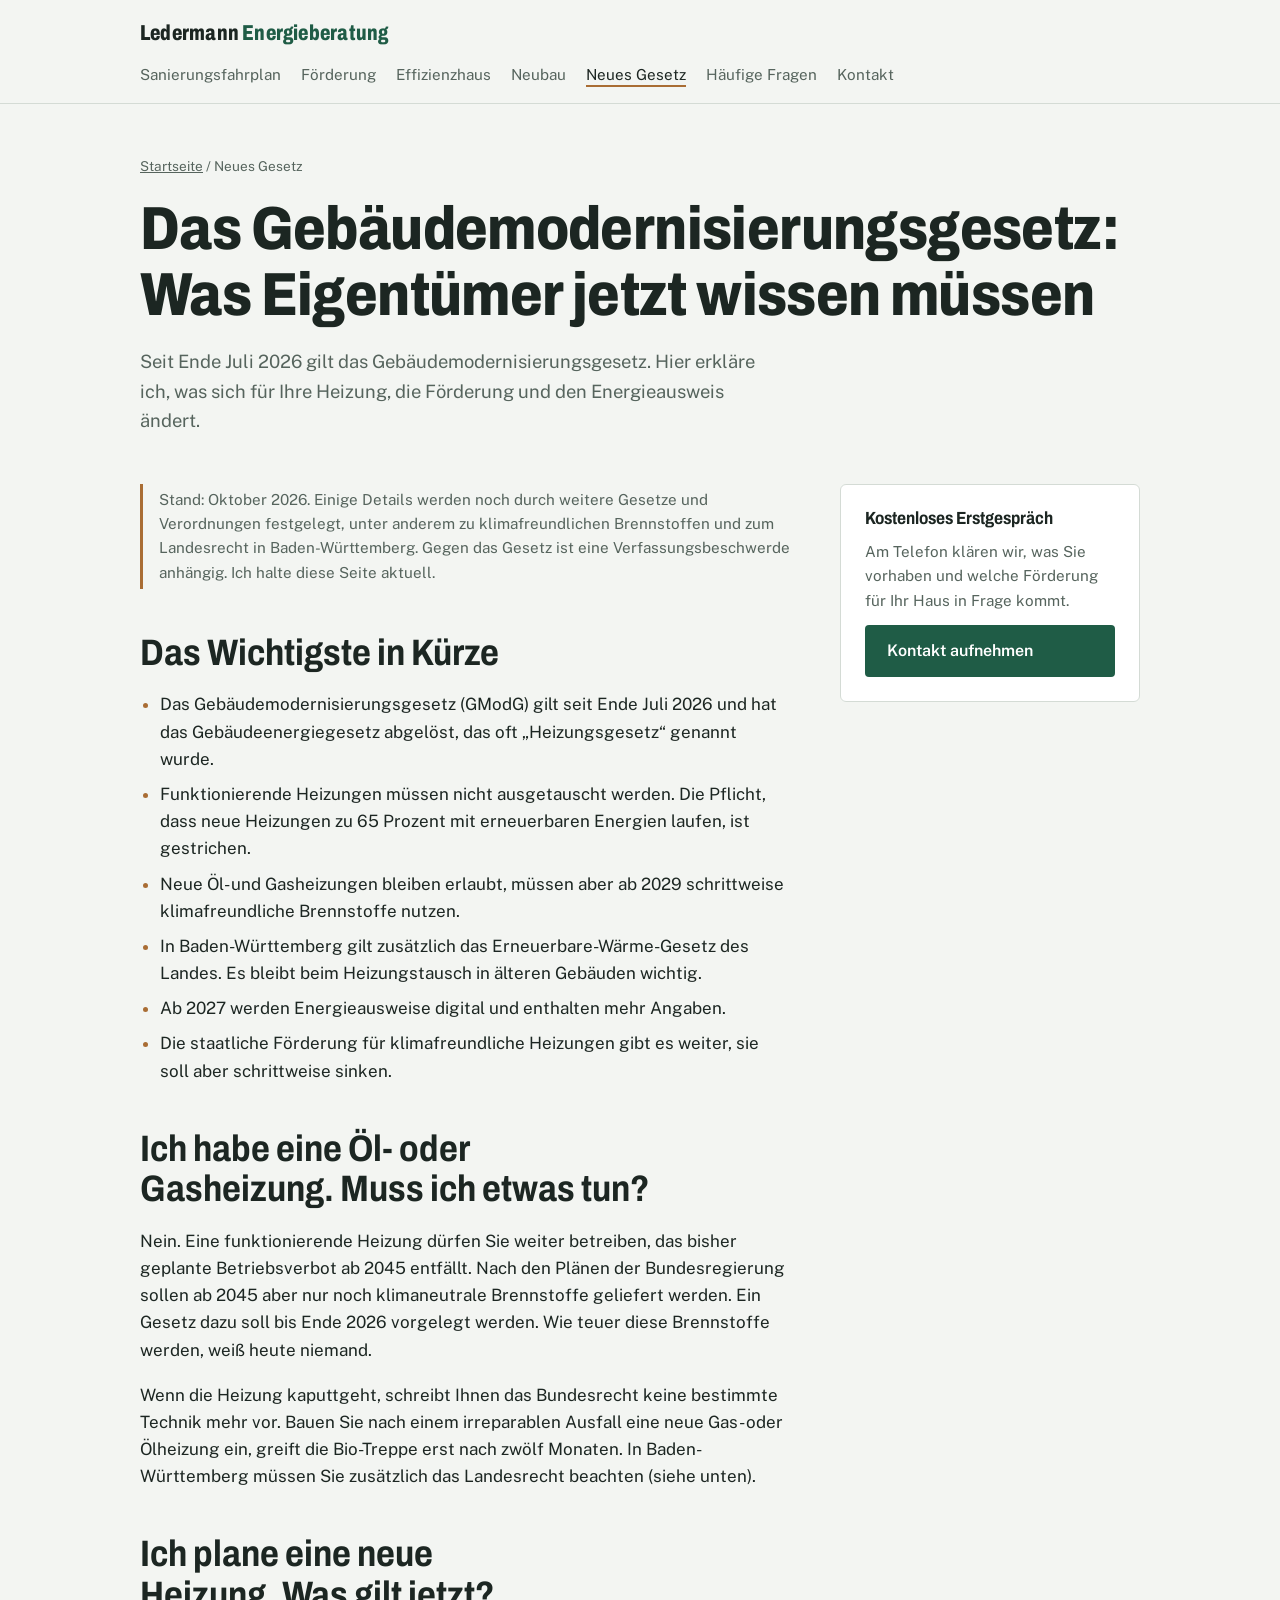
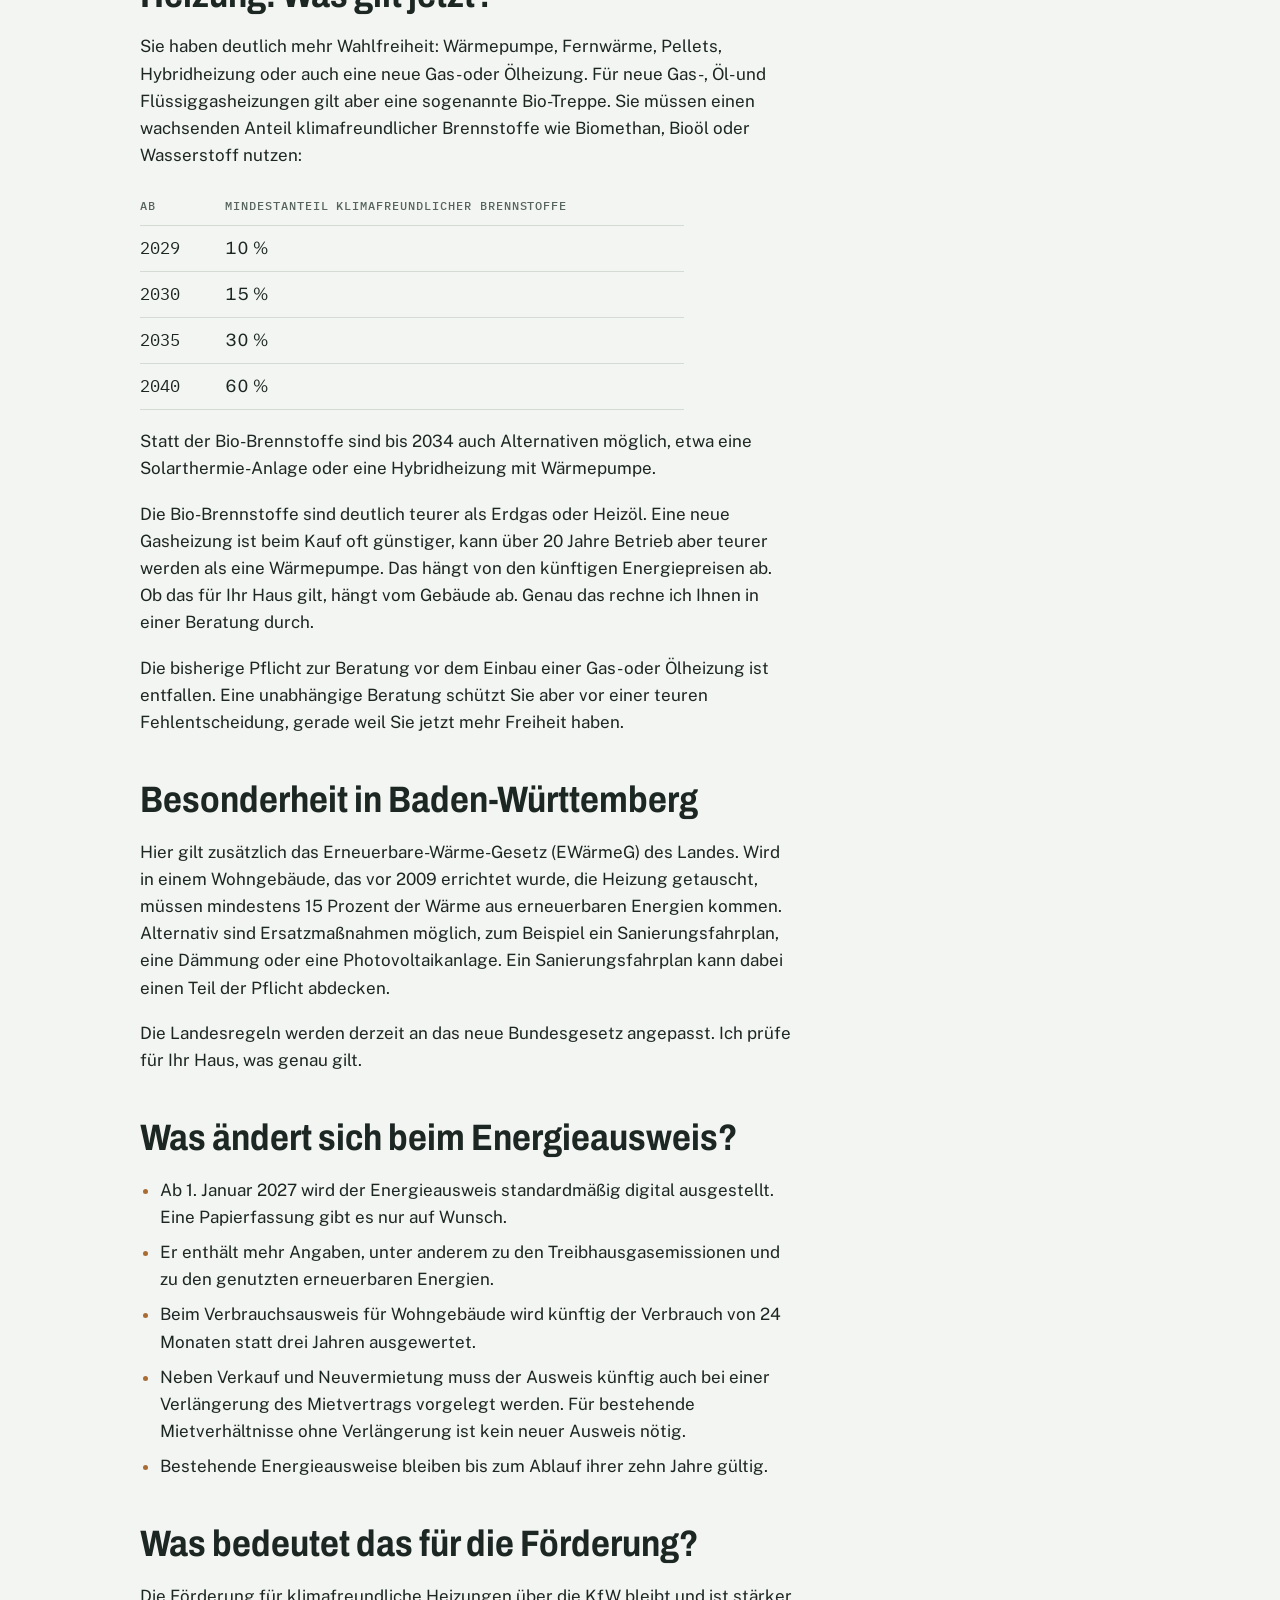
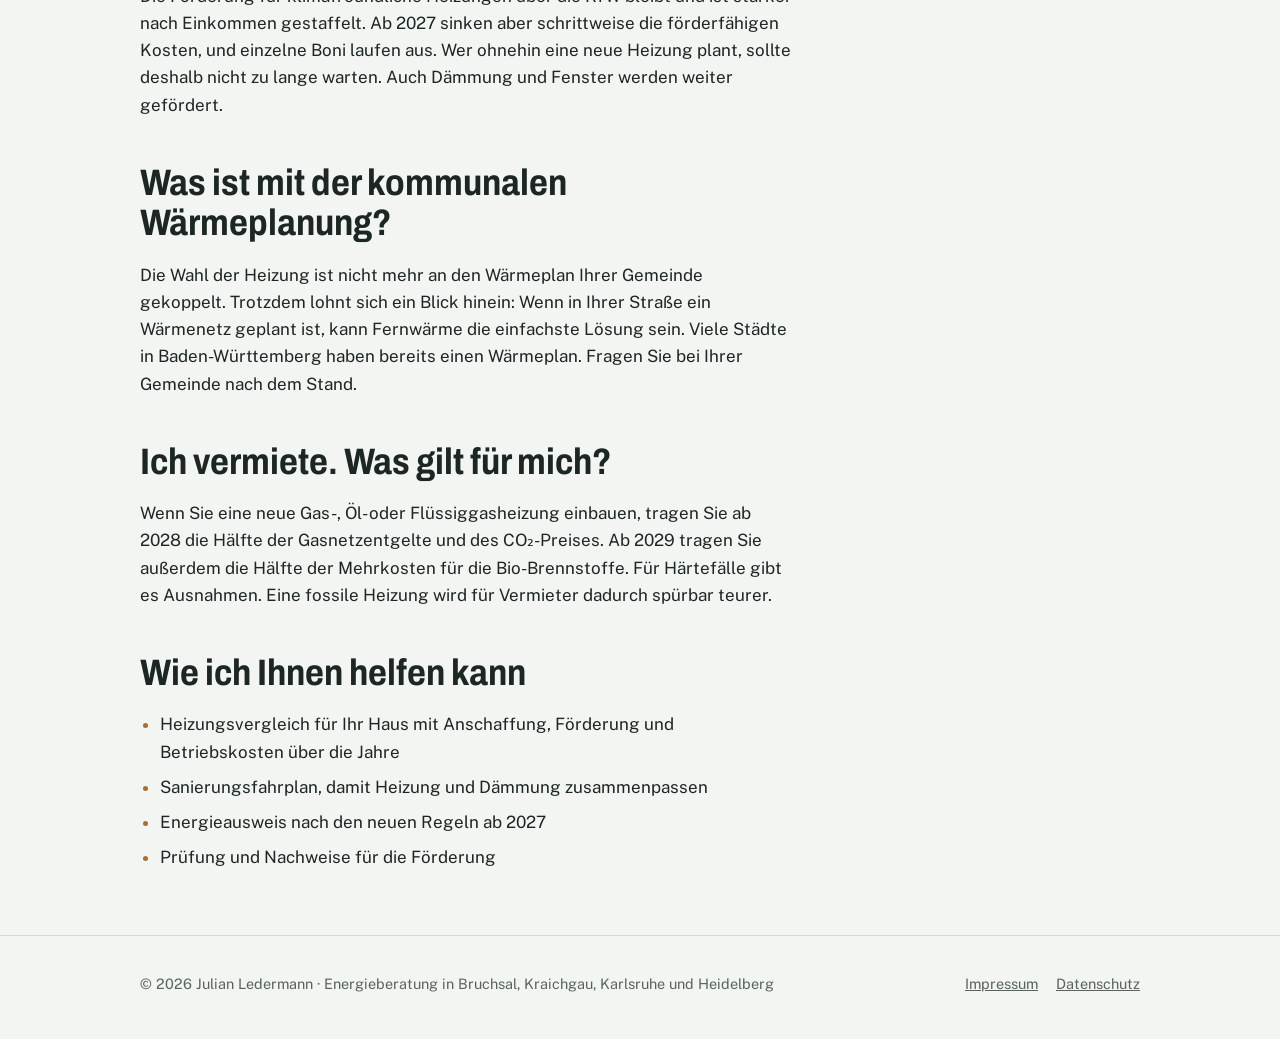
<file: gebaeudemodernisierungsgesetz.html>
<!doctype html>
<html lang="de">
<head>
<meta charset="utf-8">
<meta name="viewport" content="width=device-width, initial-scale=1, viewport-fit=cover">
<title>Gebäudemodernisierungsgesetz 2026: Was Eigentümer wissen müssen | Ledermann</title>
<meta name="description" content="Das GModG löst das Heizungsgesetz ab. Was gilt für bestehende und neue Heizungen, Bio-Treppe, Förderung und Energieausweis ab 2027? Erklärt von Energieberater Julian Ledermann, Bruchsal und Karlsruhe.">
<link rel="canonical" href="https://energieberatung-ledermann.de/gebaeudemodernisierungsgesetz.html">
<meta property="og:type" content="website">
<meta property="og:title" content="Gebäudemodernisierungsgesetz 2026: Was Eigentümer wissen müssen | Ledermann">
<meta property="og:description" content="Das GModG löst das Heizungsgesetz ab. Was gilt für bestehende und neue Heizungen, Bio-Treppe, Förderung und Energieausweis ab 2027? Erklärt von Energieberater Julian Ledermann, Bruchsal und Karlsruhe.">
<meta property="og:url" content="https://energieberatung-ledermann.de/gebaeudemodernisierungsgesetz.html">
<meta property="og:locale" content="de_DE">
<meta name="claude:viewport-fit-sides" content="cover">
<link rel="stylesheet" href="styles.css?v=6c01914b">
<script type="application/ld+json">{"@context": "https://schema.org", "@type": "Article", "headline": "Das Gebäudemodernisierungsgesetz: Was Eigentümer jetzt wissen müssen", "datePublished": "2026-10-28", "dateModified": "2026-10-28", "inLanguage": "de", "author": {"@type": "Person", "name": "Julian Ledermann"}, "publisher": {"@id": "https://energieberatung-ledermann.de/#business"}, "mainEntityOfPage": "https://energieberatung-ledermann.de/gebaeudemodernisierungsgesetz.html"}</script>
<script type="application/ld+json">{"@context": "https://schema.org", "@type": "BreadcrumbList", "itemListElement": [{"@type": "ListItem", "position": 1, "name": "Startseite", "item": "https://energieberatung-ledermann.de/"}, {"@type": "ListItem", "position": 2, "name": "Neues Gesetz", "item": "https://energieberatung-ledermann.de/gebaeudemodernisierungsgesetz.html"}]}</script>
</head>
<body>
<header class="top">
  <div class="wrap">
    <a class="logo" href="index.html">Ledermann <span>Energieberatung</span></a>
    <nav class="main" aria-label="Hauptnavigation">
      <a href="sanierungsfahrplan.html">Sanierungsfahrplan</a>
      <a href="foerderung.html">Förderung</a>
      <a href="effizienzhaus.html">Effizienzhaus</a>
      <a href="neubau.html">Neubau</a>
      <a href="gebaeudemodernisierungsgesetz.html" aria-current="page">Neues Gesetz</a>
      <a href="fragen.html">Häufige Fragen</a>
      <a href="index.html#kontakt">Kontakt</a>
    </nav>
  </div>
</header>
<main>
  <section class="page-hero">
    <div class="wrap">
      <div class="crumbs"><a href="index.html">Startseite</a> / Neues Gesetz</div>
      <h1>Das Gebäudemodernisierungsgesetz: Was Eigentümer jetzt wissen müssen</h1>
      <p class="lead">Seit Ende Juli 2026 gilt das Gebäudemodernisierungsgesetz. Hier erkläre ich, was sich für Ihre Heizung, die Förderung und den Energieausweis ändert.</p>
    </div>
  </section>
  <section class="content">
    <div class="wrap split">
      <div class="prose">
        <p class="note">Stand: Oktober 2026. Einige Details werden noch durch weitere Gesetze und Verordnungen festgelegt, unter anderem zu klimafreundlichen Brennstoffen und zum Landesrecht in Baden-Württemberg. Gegen das Gesetz ist eine Verfassungsbeschwerde anhängig. Ich halte diese Seite aktuell.</p>

        <h2>Das Wichtigste in Kürze</h2>
        <ul>
          <li>Das Gebäudemodernisierungsgesetz (GModG) gilt seit Ende Juli 2026 und hat das Gebäudeenergiegesetz abgelöst, das oft „Heizungsgesetz“ genannt wurde.</li>
          <li>Funktionierende Heizungen müssen nicht ausgetauscht werden. Die Pflicht, dass neue Heizungen zu 65 Prozent mit erneuerbaren Energien laufen, ist gestrichen.</li>
          <li>Neue Öl- und Gasheizungen bleiben erlaubt, müssen aber ab 2029 schrittweise klimafreundliche Brennstoffe nutzen.</li>
          <li>In Baden-Württemberg gilt zusätzlich das Erneuerbare-Wärme-Gesetz des Landes. Es bleibt beim Heizungstausch in älteren Gebäuden wichtig.</li>
          <li>Ab 2027 werden Energieausweise digital und enthalten mehr Angaben.</li>
          <li>Die staatliche Förderung für klimafreundliche Heizungen gibt es weiter, sie soll aber schrittweise sinken.</li>
        </ul>

        <h2>Ich habe eine Öl- oder Gasheizung. Muss ich etwas tun?</h2>
        <p>Nein. Eine funktionierende Heizung dürfen Sie weiter betreiben, das bisher geplante Betriebsverbot ab 2045 entfällt. Nach den Plänen der Bundesregierung sollen ab 2045 aber nur noch klimaneutrale Brennstoffe geliefert werden. Ein Gesetz dazu soll bis Ende 2026 vorgelegt werden. Wie teuer diese Brennstoffe werden, weiß heute niemand.</p>
        <p>Wenn die Heizung kaputtgeht, schreibt Ihnen das Bundesrecht keine bestimmte Technik mehr vor. Bauen Sie nach einem irreparablen Ausfall eine neue Gas- oder Ölheizung ein, greift die Bio-Treppe erst nach zwölf Monaten. In Baden-Württemberg müssen Sie zusätzlich das Landesrecht beachten (siehe unten).</p>

        <h2>Ich plane eine neue Heizung. Was gilt jetzt?</h2>
        <p>Sie haben deutlich mehr Wahlfreiheit: Wärmepumpe, Fernwärme, Pellets, Hybridheizung oder auch eine neue Gas- oder Ölheizung. Für neue Gas-, Öl- und Flüssiggasheizungen gilt aber eine sogenannte Bio-Treppe. Sie müssen einen wachsenden Anteil klimafreundlicher Brennstoffe wie Biomethan, Bioöl oder Wasserstoff nutzen:</p>
        <div class="table-wrap">
          <table class="steps-table">
            <thead><tr><th>ab</th><th>Mindestanteil klimafreundlicher Brennstoffe</th></tr></thead>
            <tbody>
              <tr><td>2029</td><td>10 %</td></tr>
              <tr><td>2030</td><td>15 %</td></tr>
              <tr><td>2035</td><td>30 %</td></tr>
              <tr><td>2040</td><td>60 %</td></tr>
            </tbody>
          </table>
        </div>
        <p>Statt der Bio-Brennstoffe sind bis 2034 auch Alternativen möglich, etwa eine Solarthermie-Anlage oder eine Hybridheizung mit Wärmepumpe.</p>
        <p>Die Bio-Brennstoffe sind deutlich teurer als Erdgas oder Heizöl. Eine neue Gasheizung ist beim Kauf oft günstiger, kann über 20 Jahre Betrieb aber teurer werden als eine Wärmepumpe. Das hängt von den künftigen Energiepreisen ab. Ob das für Ihr Haus gilt, hängt vom Gebäude ab. Genau das rechne ich Ihnen in einer Beratung durch.</p>
        <p>Die bisherige Pflicht zur Beratung vor dem Einbau einer Gas- oder Ölheizung ist entfallen. Eine unabhängige Beratung schützt Sie aber vor einer teuren Fehlentscheidung, gerade weil Sie jetzt mehr Freiheit haben.</p>

        <h2>Besonderheit in Baden-Württemberg</h2>
        <p>Hier gilt zusätzlich das Erneuerbare-Wärme-Gesetz (EWärmeG) des Landes. Wird in einem Wohngebäude, das vor 2009 errichtet wurde, die Heizung getauscht, müssen mindestens 15 Prozent der Wärme aus erneuerbaren Energien kommen. Alternativ sind Ersatzmaßnahmen möglich, zum Beispiel ein Sanierungsfahrplan, eine Dämmung oder eine Photovoltaikanlage. Ein Sanierungsfahrplan kann dabei einen Teil der Pflicht abdecken.</p>
        <p>Die Landesregeln werden derzeit an das neue Bundesgesetz angepasst. Ich prüfe für Ihr Haus, was genau gilt.</p>

        <h2>Was ändert sich beim Energieausweis?</h2>
        <ul>
          <li>Ab 1. Januar 2027 wird der Energieausweis standardmäßig digital ausgestellt. Eine Papierfassung gibt es nur auf Wunsch.</li>
          <li>Er enthält mehr Angaben, unter anderem zu den Treibhausgasemissionen und zu den genutzten erneuerbaren Energien.</li>
          <li>Beim Verbrauchsausweis für Wohngebäude wird künftig der Verbrauch von 24 Monaten statt drei Jahren ausgewertet.</li>
          <li>Neben Verkauf und Neuvermietung muss der Ausweis künftig auch bei einer Verlängerung des Mietvertrags vorgelegt werden. Für bestehende Mietverhältnisse ohne Verlängerung ist kein neuer Ausweis nötig.</li>
          <li>Bestehende Energieausweise bleiben bis zum Ablauf ihrer zehn Jahre gültig.</li>
        </ul>

        <h2>Was bedeutet das für die Förderung?</h2>
        <p>Die Förderung für klimafreundliche Heizungen über die KfW bleibt und ist stärker nach Einkommen gestaffelt. Ab 2027 sinken aber schrittweise die förderfähigen Kosten, und einzelne Boni laufen aus. Wer ohnehin eine neue Heizung plant, sollte deshalb nicht zu lange warten. Auch Dämmung und Fenster werden weiter gefördert.</p>

        <h2>Was ist mit der kommunalen Wärmeplanung?</h2>
        <p>Die Wahl der Heizung ist nicht mehr an den Wärmeplan Ihrer Gemeinde gekoppelt. Trotzdem lohnt sich ein Blick hinein: Wenn in Ihrer Straße ein Wärmenetz geplant ist, kann Fernwärme die einfachste Lösung sein. Viele Städte in Baden-Württemberg haben bereits einen Wärmeplan. Fragen Sie bei Ihrer Gemeinde nach dem Stand.</p>

        <h2>Ich vermiete. Was gilt für mich?</h2>
        <p>Wenn Sie eine neue Gas-, Öl- oder Flüssiggasheizung einbauen, tragen Sie ab 2028 die Hälfte der Gasnetzentgelte und des CO₂-Preises. Ab 2029 tragen Sie außerdem die Hälfte der Mehrkosten für die Bio-Brennstoffe. Für Härtefälle gibt es Ausnahmen. Eine fossile Heizung wird für Vermieter dadurch spürbar teurer.</p>

        <h2>Wie ich Ihnen helfen kann</h2>
        <ul>
          <li>Heizungsvergleich für Ihr Haus mit Anschaffung, Förderung und Betriebskosten über die Jahre</li>
          <li>Sanierungsfahrplan, damit Heizung und Dämmung zusammenpassen</li>
          <li>Energieausweis nach den neuen Regeln ab 2027</li>
          <li>Prüfung und Nachweise für die Förderung</li>
        </ul>
      </div>
      <aside class="aside">
  <h3>Kostenloses Erstgespräch</h3>
  <p>Am Telefon klären wir, was Sie vorhaben und welche Förderung für Ihr Haus in Frage kommt.</p>
  <a class="btn primary" href="index.html#kontakt">Kontakt aufnehmen</a>
</aside>
    </div>
  </section>
</main>
<footer>
  <div class="wrap">
    <span>© 2026 Julian Ledermann · Energieberatung in Bruchsal, Kraichgau, Karlsruhe und Heidelberg</span>
    <nav aria-label="Rechtliches">
      <a href="impressum.html">Impressum</a>
      <a href="datenschutz.html">Datenschutz</a>
    </nav>
  </div>
</footer>
</body>
</html>
</file>
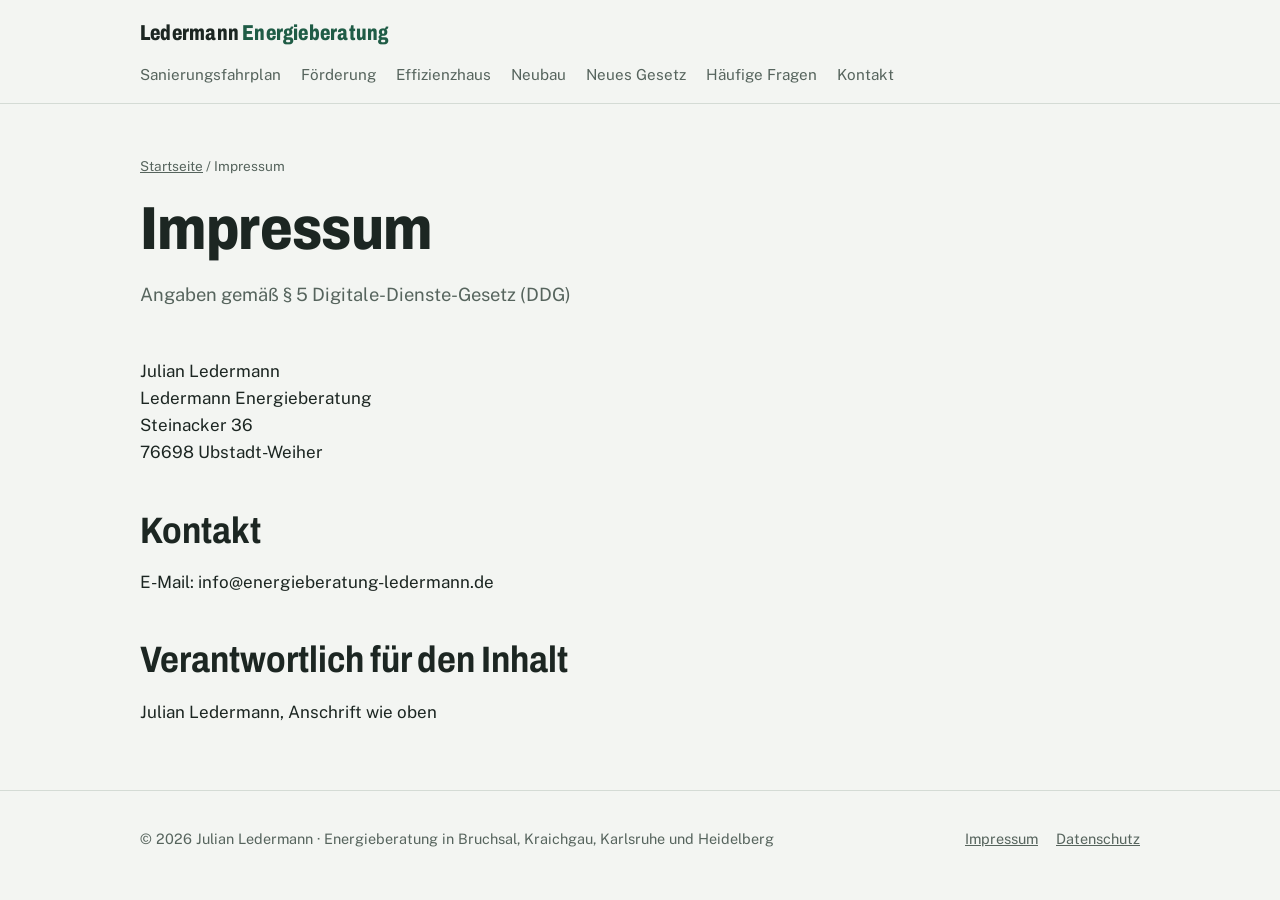
<file: impressum.html>
<!doctype html>
<html lang="de">
<head>
<meta charset="utf-8">
<meta name="viewport" content="width=device-width, initial-scale=1, viewport-fit=cover">
<title>Impressum | Ledermann Energieberatung</title>
<meta name="description" content="Impressum von Ledermann Energieberatung.">
<link rel="canonical" href="https://energieberatung-ledermann.de/impressum.html">
<meta property="og:type" content="website">
<meta property="og:title" content="Impressum | Ledermann Energieberatung">
<meta property="og:description" content="Impressum von Ledermann Energieberatung.">
<meta property="og:url" content="https://energieberatung-ledermann.de/impressum.html">
<meta property="og:locale" content="de_DE">
<meta name="claude:viewport-fit-sides" content="cover">
<link rel="stylesheet" href="styles.css?v=6c01914b">
<script type="application/ld+json">{"@context": "https://schema.org", "@type": "BreadcrumbList", "itemListElement": [{"@type": "ListItem", "position": 1, "name": "Startseite", "item": "https://energieberatung-ledermann.de/"}, {"@type": "ListItem", "position": 2, "name": "Impressum", "item": "https://energieberatung-ledermann.de/impressum.html"}]}</script>
</head>
<body>
<header class="top">
  <div class="wrap">
    <a class="logo" href="index.html">Ledermann <span>Energieberatung</span></a>
    <nav class="main" aria-label="Hauptnavigation">
      <a href="sanierungsfahrplan.html">Sanierungsfahrplan</a>
      <a href="foerderung.html">Förderung</a>
      <a href="effizienzhaus.html">Effizienzhaus</a>
      <a href="neubau.html">Neubau</a>
      <a href="gebaeudemodernisierungsgesetz.html">Neues Gesetz</a>
      <a href="fragen.html">Häufige Fragen</a>
      <a href="index.html#kontakt">Kontakt</a>
    </nav>
  </div>
</header>
<main>
  <section class="page-hero">
    <div class="wrap">
      <div class="crumbs"><a href="index.html">Startseite</a> / Impressum</div>
      <h1>Impressum</h1>
      <p class="lead">Angaben gemäß § 5 Digitale-Dienste-Gesetz (DDG)</p>
    </div>
  </section>
  <section class="content">
    <div class="wrap ">
      <div class="prose">
        <p>Julian Ledermann<br>Ledermann Energieberatung<br>Steinacker 36<br>76698 Ubstadt-Weiher</p>
        <h2>Kontakt</h2>
        <p>E-Mail: info@energieberatung-ledermann.de</p>
        <h2>Verantwortlich für den Inhalt</h2>
        <p>Julian Ledermann, Anschrift wie oben</p>
      </div>
      
    </div>
  </section>
</main>
<footer>
  <div class="wrap">
    <span>© 2026 Julian Ledermann · Energieberatung in Bruchsal, Kraichgau, Karlsruhe und Heidelberg</span>
    <nav aria-label="Rechtliches">
      <a href="impressum.html">Impressum</a>
      <a href="datenschutz.html">Datenschutz</a>
    </nav>
  </div>
</footer>
</body>
</html>
</file>
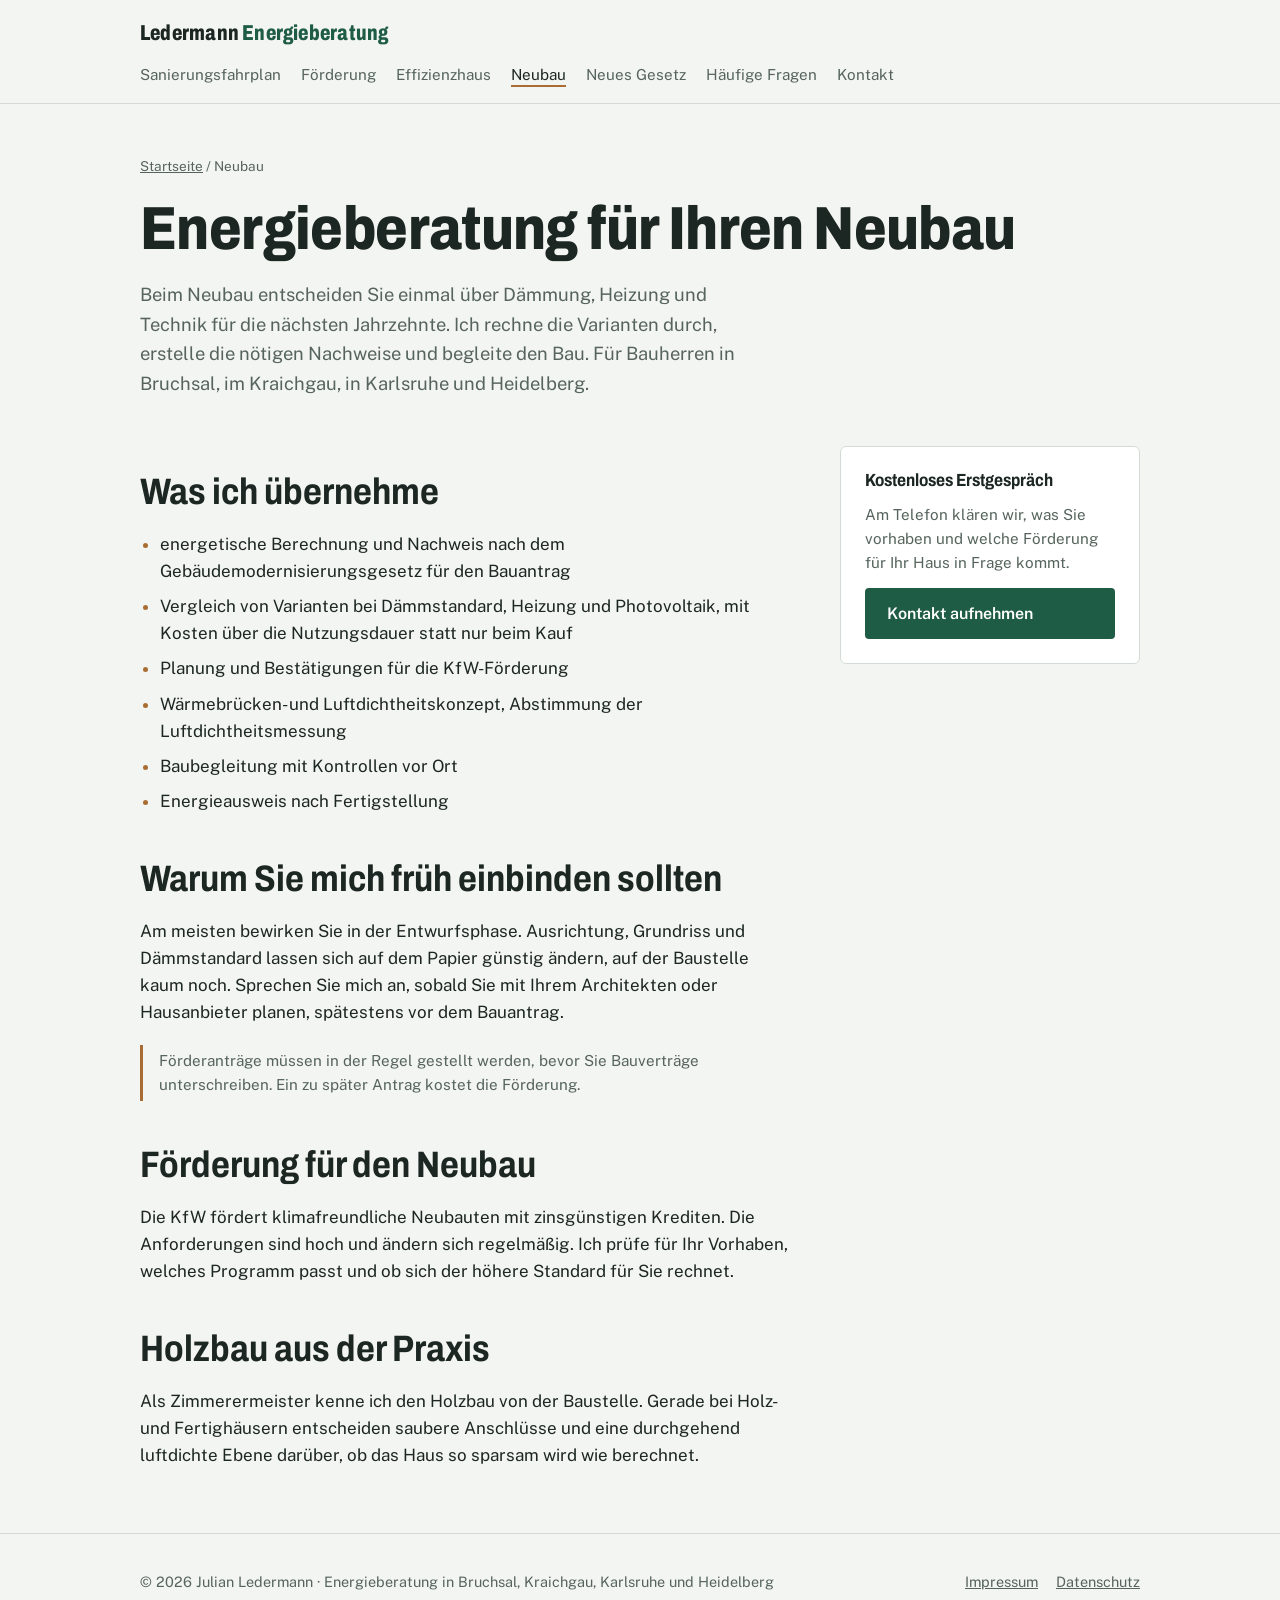
<file: neubau.html>
<!doctype html>
<html lang="de">
<head>
<meta charset="utf-8">
<meta name="viewport" content="width=device-width, initial-scale=1, viewport-fit=cover">
<title>Energieberater für Neubau in Bruchsal, Karlsruhe & Kraichgau | Ledermann</title>
<meta name="description" content="Energieberatung für Ihren Neubau in Bruchsal, im Kraichgau, in Karlsruhe und Heidelberg: Nachweis für den Bauantrag, Variantenvergleich, KfW-Förderung, Baubegleitung und Energieausweis.">
<link rel="canonical" href="https://energieberatung-ledermann.de/neubau.html">
<meta property="og:type" content="website">
<meta property="og:title" content="Energieberater für Neubau in Bruchsal, Karlsruhe & Kraichgau | Ledermann">
<meta property="og:description" content="Energieberatung für Ihren Neubau in Bruchsal, im Kraichgau, in Karlsruhe und Heidelberg: Nachweis für den Bauantrag, Variantenvergleich, KfW-Förderung, Baubegleitung und Energieausweis.">
<meta property="og:url" content="https://energieberatung-ledermann.de/neubau.html">
<meta property="og:locale" content="de_DE">
<meta name="claude:viewport-fit-sides" content="cover">
<link rel="stylesheet" href="styles.css?v=6c01914b">
<script type="application/ld+json">{"@context": "https://schema.org", "@type": "Service", "serviceType": "Energieberatung und energetischer Nachweis für Neubauten", "provider": {"@id": "https://energieberatung-ledermann.de/#business"}, "areaServed": [{"@type": "Place", "name": "Bruchsal"}, {"@type": "Place", "name": "Kraichgau"}, {"@type": "Place", "name": "Karlsruhe"}, {"@type": "Place", "name": "Heidelberg"}]}</script>
<script type="application/ld+json">{"@context": "https://schema.org", "@type": "BreadcrumbList", "itemListElement": [{"@type": "ListItem", "position": 1, "name": "Startseite", "item": "https://energieberatung-ledermann.de/"}, {"@type": "ListItem", "position": 2, "name": "Neubau", "item": "https://energieberatung-ledermann.de/neubau.html"}]}</script>
</head>
<body>
<header class="top">
  <div class="wrap">
    <a class="logo" href="index.html">Ledermann <span>Energieberatung</span></a>
    <nav class="main" aria-label="Hauptnavigation">
      <a href="sanierungsfahrplan.html">Sanierungsfahrplan</a>
      <a href="foerderung.html">Förderung</a>
      <a href="effizienzhaus.html">Effizienzhaus</a>
      <a href="neubau.html" aria-current="page">Neubau</a>
      <a href="gebaeudemodernisierungsgesetz.html">Neues Gesetz</a>
      <a href="fragen.html">Häufige Fragen</a>
      <a href="index.html#kontakt">Kontakt</a>
    </nav>
  </div>
</header>
<main>
  <section class="page-hero">
    <div class="wrap">
      <div class="crumbs"><a href="index.html">Startseite</a> / Neubau</div>
      <h1>Energieberatung für Ihren Neubau</h1>
      <p class="lead">Beim Neubau entscheiden Sie einmal über Dämmung, Heizung und Technik für die nächsten Jahrzehnte. Ich rechne die Varianten durch, erstelle die nötigen Nachweise und begleite den Bau. Für Bauherren in Bruchsal, im Kraichgau, in Karlsruhe und Heidelberg.</p>
    </div>
  </section>
  <section class="content">
    <div class="wrap split">
      <div class="prose">
        <h2>Was ich übernehme</h2>
        <ul>
          <li>energetische Berechnung und Nachweis nach dem Gebäudemodernisierungsgesetz für den Bauantrag</li>
          <li>Vergleich von Varianten bei Dämmstandard, Heizung und Photovoltaik, mit Kosten über die Nutzungsdauer statt nur beim Kauf</li>
          <li>Planung und Bestätigungen für die KfW-Förderung</li>
          <li>Wärmebrücken- und Luftdichtheitskonzept, Abstimmung der Luftdichtheitsmessung</li>
          <li>Baubegleitung mit Kontrollen vor Ort</li>
          <li>Energieausweis nach Fertigstellung</li>
        </ul>

        <h2>Warum Sie mich früh einbinden sollten</h2>
        <p>Am meisten bewirken Sie in der Entwurfsphase. Ausrichtung, Grundriss und Dämmstandard lassen sich auf dem Papier günstig ändern, auf der Baustelle kaum noch. Sprechen Sie mich an, sobald Sie mit Ihrem Architekten oder Hausanbieter planen, spätestens vor dem Bauantrag.</p>
        <p class="note">Förderanträge müssen in der Regel gestellt werden, bevor Sie Bauverträge unterschreiben. Ein zu später Antrag kostet die Förderung.</p>

        <h2>Förderung für den Neubau</h2>
        <p>Die KfW fördert klimafreundliche Neubauten mit zinsgünstigen Krediten. Die Anforderungen sind hoch und ändern sich regelmäßig. Ich prüfe für Ihr Vorhaben, welches Programm passt und ob sich der höhere Standard für Sie rechnet.</p>

        <h2>Holzbau aus der Praxis</h2>
        <p>Als Zimmerermeister kenne ich den Holzbau von der Baustelle. Gerade bei Holz- und Fertighäusern entscheiden saubere Anschlüsse und eine durchgehend luftdichte Ebene darüber, ob das Haus so sparsam wird wie berechnet.</p>
      </div>
      <aside class="aside">
  <h3>Kostenloses Erstgespräch</h3>
  <p>Am Telefon klären wir, was Sie vorhaben und welche Förderung für Ihr Haus in Frage kommt.</p>
  <a class="btn primary" href="index.html#kontakt">Kontakt aufnehmen</a>
</aside>
    </div>
  </section>
</main>
<footer>
  <div class="wrap">
    <span>© 2026 Julian Ledermann · Energieberatung in Bruchsal, Kraichgau, Karlsruhe und Heidelberg</span>
    <nav aria-label="Rechtliches">
      <a href="impressum.html">Impressum</a>
      <a href="datenschutz.html">Datenschutz</a>
    </nav>
  </div>
</footer>
</body>
</html>
</file>
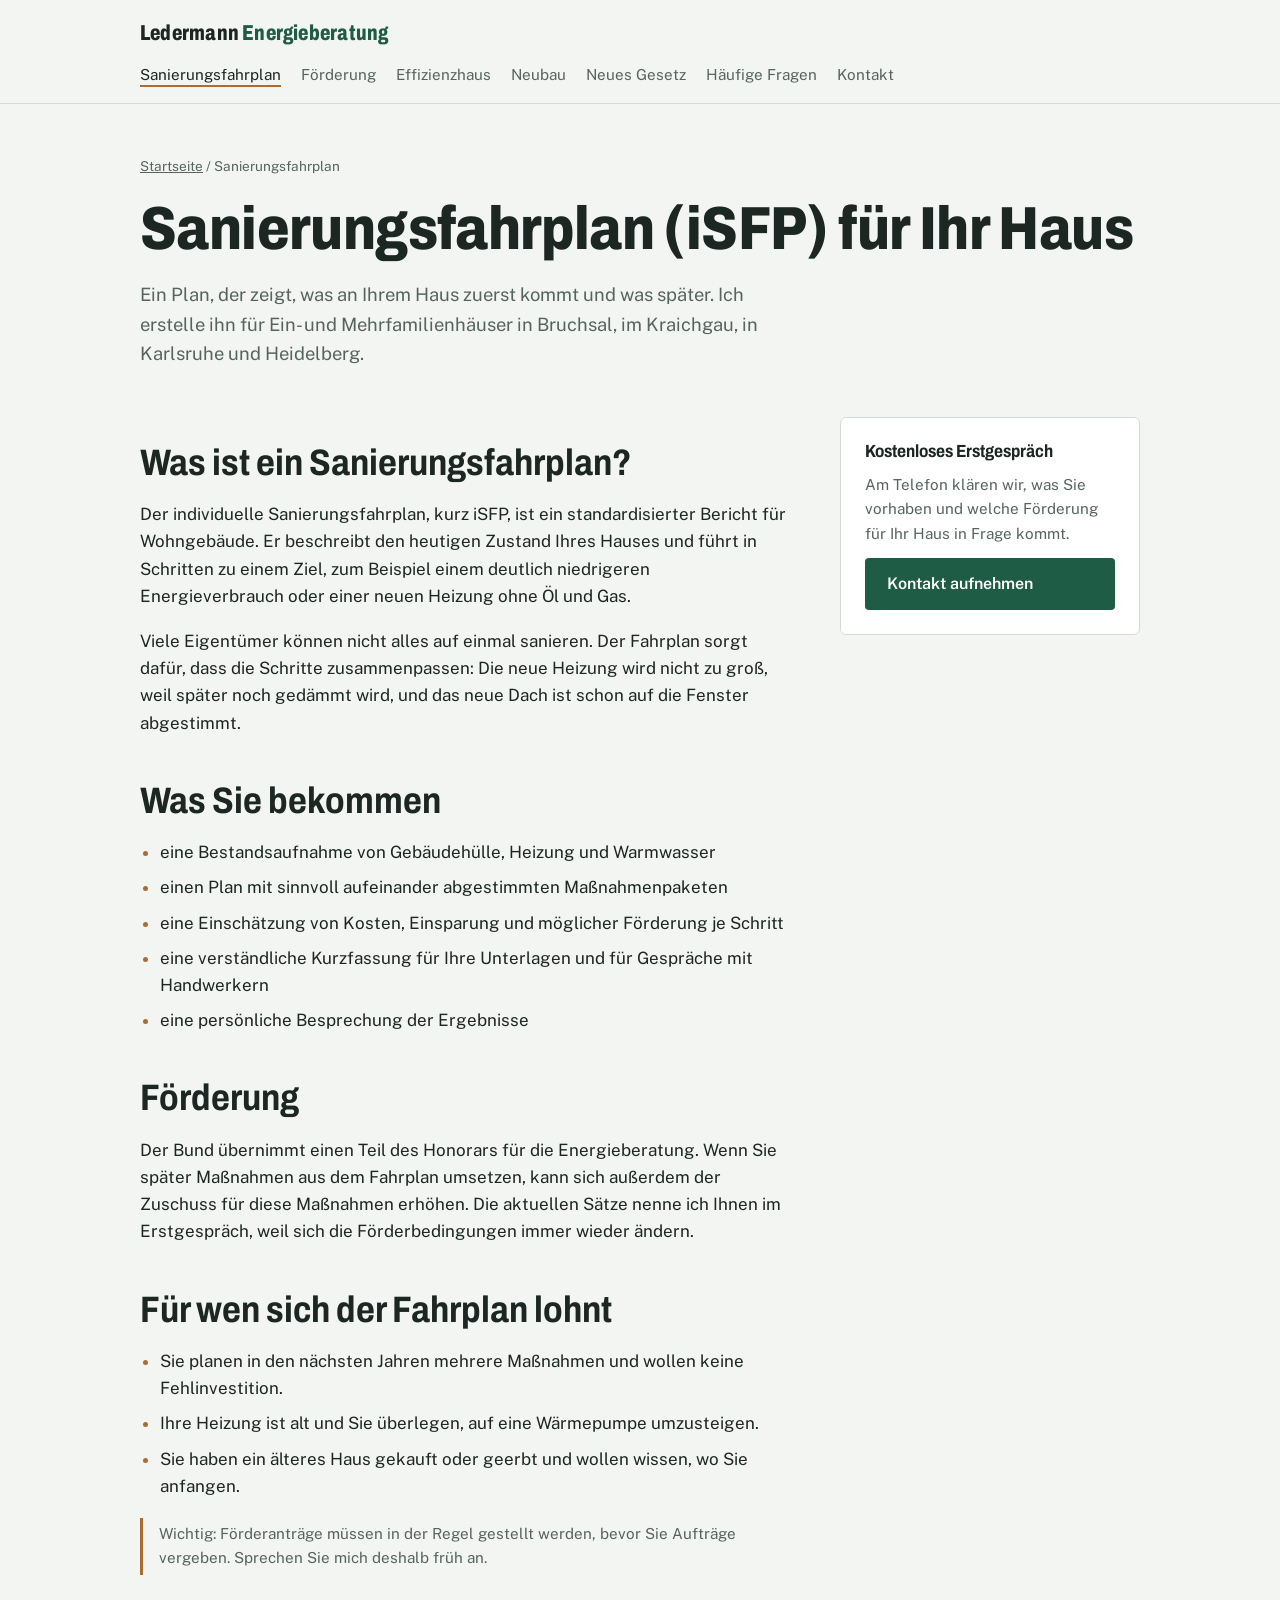
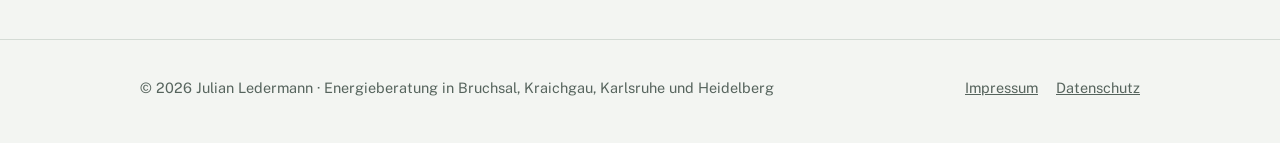
<file: sanierungsfahrplan.html>
<!doctype html>
<html lang="de">
<head>
<meta charset="utf-8">
<meta name="viewport" content="width=device-width, initial-scale=1, viewport-fit=cover">
<title>Sanierungsfahrplan (iSFP) in Bruchsal, Karlsruhe & Kraichgau | Ledermann</title>
<meta name="description" content="Individueller Sanierungsfahrplan für Ihr Haus in Bruchsal, im Kraichgau, in Karlsruhe und Heidelberg. Vom Bund gefördert, erstellt von Energie-Effizienz-Experte Julian Ledermann.">
<link rel="canonical" href="https://energieberatung-ledermann.de/sanierungsfahrplan.html">
<meta property="og:type" content="website">
<meta property="og:title" content="Sanierungsfahrplan (iSFP) in Bruchsal, Karlsruhe & Kraichgau | Ledermann">
<meta property="og:description" content="Individueller Sanierungsfahrplan für Ihr Haus in Bruchsal, im Kraichgau, in Karlsruhe und Heidelberg. Vom Bund gefördert, erstellt von Energie-Effizienz-Experte Julian Ledermann.">
<meta property="og:url" content="https://energieberatung-ledermann.de/sanierungsfahrplan.html">
<meta property="og:locale" content="de_DE">
<meta name="claude:viewport-fit-sides" content="cover">
<link rel="stylesheet" href="styles.css?v=6c01914b">
<script type="application/ld+json">{"@context": "https://schema.org", "@type": "Service", "serviceType": "Individueller Sanierungsfahrplan (iSFP)", "provider": {"@id": "https://energieberatung-ledermann.de/#business"}, "areaServed": [{"@type": "Place", "name": "Bruchsal"}, {"@type": "Place", "name": "Kraichgau"}, {"@type": "Place", "name": "Karlsruhe"}, {"@type": "Place", "name": "Heidelberg"}]}</script>
<script type="application/ld+json">{"@context": "https://schema.org", "@type": "BreadcrumbList", "itemListElement": [{"@type": "ListItem", "position": 1, "name": "Startseite", "item": "https://energieberatung-ledermann.de/"}, {"@type": "ListItem", "position": 2, "name": "Sanierungsfahrplan", "item": "https://energieberatung-ledermann.de/sanierungsfahrplan.html"}]}</script>
</head>
<body>
<header class="top">
  <div class="wrap">
    <a class="logo" href="index.html">Ledermann <span>Energieberatung</span></a>
    <nav class="main" aria-label="Hauptnavigation">
      <a href="sanierungsfahrplan.html" aria-current="page">Sanierungsfahrplan</a>
      <a href="foerderung.html">Förderung</a>
      <a href="effizienzhaus.html">Effizienzhaus</a>
      <a href="neubau.html">Neubau</a>
      <a href="gebaeudemodernisierungsgesetz.html">Neues Gesetz</a>
      <a href="fragen.html">Häufige Fragen</a>
      <a href="index.html#kontakt">Kontakt</a>
    </nav>
  </div>
</header>
<main>
  <section class="page-hero">
    <div class="wrap">
      <div class="crumbs"><a href="index.html">Startseite</a> / Sanierungsfahrplan</div>
      <h1>Sanierungsfahrplan (iSFP) für Ihr Haus</h1>
      <p class="lead">Ein Plan, der zeigt, was an Ihrem Haus zuerst kommt und was später. Ich erstelle ihn für Ein- und Mehrfamilienhäuser in Bruchsal, im Kraichgau, in Karlsruhe und Heidelberg.</p>
    </div>
  </section>
  <section class="content">
    <div class="wrap split">
      <div class="prose">
        <h2>Was ist ein Sanierungsfahrplan?</h2>
        <p>Der individuelle Sanierungsfahrplan, kurz iSFP, ist ein standardisierter Bericht für Wohngebäude. Er beschreibt den heutigen Zustand Ihres Hauses und führt in Schritten zu einem Ziel, zum Beispiel einem deutlich niedrigeren Energieverbrauch oder einer neuen Heizung ohne Öl und Gas.</p>
        <p>Viele Eigentümer können nicht alles auf einmal sanieren. Der Fahrplan sorgt dafür, dass die Schritte zusammenpassen: Die neue Heizung wird nicht zu groß, weil später noch gedämmt wird, und das neue Dach ist schon auf die Fenster abgestimmt.</p>

        <h2>Was Sie bekommen</h2>
        <ul>
          <li>eine Bestandsaufnahme von Gebäudehülle, Heizung und Warmwasser</li>
          <li>einen Plan mit sinnvoll aufeinander abgestimmten Maßnahmenpaketen</li>
          <li>eine Einschätzung von Kosten, Einsparung und möglicher Förderung je Schritt</li>
          <li>eine verständliche Kurzfassung für Ihre Unterlagen und für Gespräche mit Handwerkern</li>
          <li>eine persönliche Besprechung der Ergebnisse</li>
        </ul>

        <h2>Förderung</h2>
        <p>Der Bund übernimmt einen Teil des Honorars für die Energieberatung. Wenn Sie später Maßnahmen aus dem Fahrplan umsetzen, kann sich außerdem der Zuschuss für diese Maßnahmen erhöhen. Die aktuellen Sätze nenne ich Ihnen im Erstgespräch, weil sich die Förderbedingungen immer wieder ändern.</p>

        <h2>Für wen sich der Fahrplan lohnt</h2>
        <ul>
          <li>Sie planen in den nächsten Jahren mehrere Maßnahmen und wollen keine Fehlinvestition.</li>
          <li>Ihre Heizung ist alt und Sie überlegen, auf eine Wärmepumpe umzusteigen.</li>
          <li>Sie haben ein älteres Haus gekauft oder geerbt und wollen wissen, wo Sie anfangen.</li>
        </ul>
        <p class="note">Wichtig: Förderanträge müssen in der Regel gestellt werden, bevor Sie Aufträge vergeben. Sprechen Sie mich deshalb früh an.</p>
      </div>
      <aside class="aside">
  <h3>Kostenloses Erstgespräch</h3>
  <p>Am Telefon klären wir, was Sie vorhaben und welche Förderung für Ihr Haus in Frage kommt.</p>
  <a class="btn primary" href="index.html#kontakt">Kontakt aufnehmen</a>
</aside>
    </div>
  </section>
</main>
<footer>
  <div class="wrap">
    <span>© 2026 Julian Ledermann · Energieberatung in Bruchsal, Kraichgau, Karlsruhe und Heidelberg</span>
    <nav aria-label="Rechtliches">
      <a href="impressum.html">Impressum</a>
      <a href="datenschutz.html">Datenschutz</a>
    </nav>
  </div>
</footer>
</body>
</html>
</file>
<file: styles.css>
/* Schriften lokal eingebunden (keine Verbindung zu Google) */
@font-face { font-family: "Archivo"; src: url("fonts/archivo-latin-wdth-normal.woff2") format("woff2"); font-weight: 100 900; font-stretch: 62% 125%; font-style: normal; font-display: swap; }
@font-face { font-family: "Public Sans"; src: url("fonts/public-sans-latin-400-normal.woff2") format("woff2"); font-weight: 400; font-display: swap; }
@font-face { font-family: "Public Sans"; src: url("fonts/public-sans-latin-500-normal.woff2") format("woff2"); font-weight: 500; font-display: swap; }
@font-face { font-family: "Public Sans"; src: url("fonts/public-sans-latin-600-normal.woff2") format("woff2"); font-weight: 600; font-display: swap; }
@font-face { font-family: "IBM Plex Mono"; src: url("fonts/ibm-plex-mono-latin-400-normal.woff2") format("woff2"); font-weight: 400; font-display: swap; }
@font-face { font-family: "IBM Plex Mono"; src: url("fonts/ibm-plex-mono-latin-500-normal.woff2") format("woff2"); font-weight: 500; font-display: swap; }

/* Layout: schmale Textspalte, Energieklassen-Skala als roter Faden; immer hell */
:root {
  --bg: #f3f5f2;
  --surface: #ffffff;
  --fg: #1c2622;
  --muted: #56645d;
  --line: #d4dbd5;
  --accent: #1f5c46;
  --accent-ink: #ffffff;
  --wood: #a96d34;
  --ph: #fff4d6;
  --ph-line: #d9a93a;
  --font-display: "Archivo", "Arial Narrow", system-ui, sans-serif;
  --font-body: "Public Sans", system-ui, -apple-system, "Segoe UI", sans-serif;
  --font-mono: "IBM Plex Mono", ui-monospace, Menlo, monospace;
  color-scheme: light;
}
:root[data-theme="dark"] { color-scheme: light; }
* { box-sizing: border-box; }
html { scroll-behavior: smooth; }
@media (prefers-reduced-motion: reduce) { html { scroll-behavior: auto; } }
body {
  margin: 0; background: var(--bg); color: var(--fg);
  font-family: var(--font-body); font-size: 17px; line-height: 1.6;
}
img { max-width: 100%; }
.wrap {
  max-width: 1040px; margin: 0 auto;
  padding-left: max(20px, env(safe-area-inset-left, 0px));
  padding-right: max(20px, env(safe-area-inset-right, 0px));
}
h1, h2, h3 { font-family: var(--font-display); font-stretch: 85%; line-height: 1.1; text-wrap: balance; margin: 0; }
h1 { font-size: clamp(2.2rem, 5.6vw, 3.8rem); font-weight: 800; letter-spacing: -0.01em; }
h2 { font-size: clamp(1.6rem, 3.4vw, 2.3rem); font-weight: 700; }
h3 { font-size: 1.25rem; font-weight: 700; }
p { margin: 0; }
a { color: var(--accent); }
a:focus-visible, button:focus-visible, summary:focus-visible { outline: 3px solid var(--wood); outline-offset: 3px; }
.eyebrow { font-family: var(--font-mono); font-size: 0.78rem; letter-spacing: 0.12em; text-transform: uppercase; color: var(--wood); }
.ph { background: var(--ph); outline: 1px dashed var(--ph-line); border-radius: 3px; padding: 0 4px; color: var(--fg); }

/* Header */
header.top { border-bottom: 1px solid var(--line); background: var(--bg); }
header.top .wrap { display: flex; justify-content: space-between; align-items: center; gap: 12px 24px; padding-block: 16px; flex-wrap: wrap; }
.logo { font-family: var(--font-display); font-weight: 800; font-stretch: 75%; font-size: 1.35rem; text-decoration: none; color: var(--fg); letter-spacing: 0.01em; }
.logo span { color: var(--accent); }
nav.main { display: flex; gap: 6px 20px; flex-wrap: wrap; }
nav.main a { color: var(--muted); text-decoration: none; font-size: 0.95rem; }
nav.main a:hover, nav.main a[aria-current="page"] { color: var(--fg); }
nav.main a[aria-current="page"] { text-decoration: underline; text-decoration-color: var(--wood); text-underline-offset: 5px; text-decoration-thickness: 2px; }

/* Hero Startseite */
.hero .wrap { display: grid; grid-template-columns: 1.15fr 1fr; gap: 56px; padding-block: 60px 68px; align-items: center; }
.hero .copy { display: grid; gap: 22px; min-width: 0; }
.lead { font-size: 1.15rem; color: var(--muted); max-width: 34em; }
.cta { display: flex; gap: 12px; flex-wrap: wrap; margin-top: 6px; }
.btn { display: inline-block; padding: 13px 22px; border-radius: 4px; font-weight: 600; text-decoration: none; font-size: 1rem; }
.btn.primary { background: var(--accent); color: var(--accent-ink); }
.btn.ghost { border: 1.5px solid var(--line); color: var(--fg); background: var(--surface); }
.seal { display: flex; align-items: center; gap: 14px; flex-wrap: wrap; margin-top: 10px; font-size: 0.85rem; color: var(--muted); }
.seal img { display: block; height: 46px; width: auto; background: #fff; padding: 8px 10px; border-radius: 4px; border: 1px solid var(--line); }
.about .seal img { height: 56px; }

/* Energieklassen-Skala */
.scale { background: var(--surface); border: 1px solid var(--line); border-radius: 6px; padding: 22px 22px 18px; min-width: 0; margin: 0; }
.scale-head { display: flex; justify-content: space-between; align-items: baseline; margin-bottom: 14px; gap: 8px; flex-wrap: wrap; }
.scale-head b { font-family: var(--font-display); font-stretch: 85%; font-size: 1.1rem; }
.scale-head small { font-family: var(--font-mono); font-size: 0.72rem; color: var(--muted); }
.rows { display: grid; gap: 5px; }
.row { display: grid; grid-template-columns: 1fr auto; align-items: center; gap: 10px; }
.bar { height: 30px; display: flex; align-items: center; padding-left: 10px; color: #fff; font-family: var(--font-display); font-weight: 800; font-size: 1rem; clip-path: polygon(0 0, calc(100% - 12px) 0, 100% 50%, calc(100% - 12px) 100%, 0 100%); }
.row .kwh { font-family: var(--font-mono); font-size: 0.75rem; color: var(--muted); font-variant-numeric: tabular-nums; min-width: 4.5em; text-align: right; }
.tag { font-family: var(--font-mono); font-size: 0.72rem; font-weight: 500; padding: 2px 7px; border-radius: 3px; margin-left: 10px; white-space: nowrap; }
.tag.now { background: var(--fg); color: var(--bg); }
.tag.goal { background: var(--accent); color: var(--accent-ink); }
.scale-foot { margin-top: 14px; font-size: 0.85rem; color: var(--muted); }

/* Abschnitte */
section.block { padding-block: 68px; border-top: 1px solid var(--line); }
.sec-head { display: grid; gap: 10px; margin-bottom: 34px; max-width: 40em; }
.sec-head p { color: var(--muted); }

.services { display: grid; grid-template-columns: repeat(2, 1fr); gap: 1px; background: var(--line); border: 1px solid var(--line); border-radius: 6px; overflow: hidden; }
.service { background: var(--surface); padding: 28px; display: grid; gap: 10px; align-content: start; min-width: 0; }
.service .abbr { font-family: var(--font-mono); font-size: 0.78rem; color: var(--wood); letter-spacing: 0.06em; }
.service p { color: var(--muted); font-size: 0.97rem; }
.more { font-weight: 600; text-decoration: none; margin-top: 4px; }
.more::after { content: " →"; }

.steps { display: grid; grid-template-columns: repeat(4, 1fr); gap: 24px; list-style: none; padding: 0; margin: 0; counter-reset: s; }
.steps li { counter-increment: s; display: grid; gap: 8px; align-content: start; border-top: 3px solid var(--accent); padding-top: 16px; min-width: 0; }
.steps li::before { content: "Schritt " counter(s); font-family: var(--font-mono); font-size: 0.75rem; color: var(--muted); letter-spacing: 0.08em; text-transform: uppercase; }
.steps p { color: var(--muted); font-size: 0.95rem; }

.about { display: grid; grid-template-columns: 300px 1fr; gap: 48px; align-items: start; }
.photo { aspect-ratio: 4 / 5; max-width: 100%; border-radius: 6px; background: repeating-linear-gradient(135deg, var(--surface) 0 12px, var(--bg) 12px 24px); border: 1px dashed var(--ph-line); display: grid; place-items: center; text-align: center; color: var(--muted); font-size: 0.9rem; padding: 20px; }
.about .text { display: grid; gap: 18px; min-width: 0; }
.about .text > p { max-width: 36em; }
.timeline { list-style: none; padding: 0; margin: 8px 0 0; display: grid; border-left: 2px solid var(--line); }
.timeline li { padding: 0 0 18px 20px; position: relative; }
.timeline li::before { content: ""; position: absolute; left: -7px; top: 7px; width: 12px; height: 12px; border-radius: 50%; background: var(--bg); border: 2px solid var(--wood); }
.timeline li:first-child::before { background: var(--accent); border-color: var(--accent); }
.timeline b { display: block; font-weight: 600; }
.timeline span { color: var(--muted); font-size: 0.93rem; }

.places { display: flex; flex-wrap: wrap; gap: 8px; margin-top: 4px; }
.places span { font-family: var(--font-mono); font-size: 0.8rem; border: 1px solid var(--line); background: var(--surface); padding: 4px 10px; border-radius: 999px; color: var(--fg); }

.contact { background: var(--accent); color: var(--accent-ink); border-radius: 8px; padding: 44px; display: grid; grid-template-columns: 1.2fr 1fr; gap: 36px; align-items: center; }
.contact h2 { color: var(--accent-ink); }
.contact p { opacity: 0.92; margin-top: 12px; }
.contact dl { margin: 0; display: grid; gap: 14px; }
.contact dt { font-family: var(--font-mono); font-size: 0.72rem; letter-spacing: 0.1em; text-transform: uppercase; opacity: 0.85; }
.contact dd { margin: 2px 0 0; font-size: 1.15rem; font-weight: 600; word-break: break-word; }
.contact a { color: var(--accent-ink); }

/* Unterseiten */
.page-hero .wrap { padding-block: 52px 40px; display: grid; gap: 18px; }
.crumbs { font-size: 0.85rem; color: var(--muted); }
.crumbs a { color: var(--muted); }
.prose { max-width: 42em; display: grid; gap: 18px; }
.prose h2 { margin-top: 26px; }
.prose ul { margin: 0; padding-left: 1.2em; display: grid; gap: 8px; }
.prose li::marker { color: var(--wood); }
.content { padding-block: 8px 64px; }
.split { display: grid; grid-template-columns: 1fr 300px; gap: 48px; align-items: start; }
.aside { background: var(--surface); border: 1px solid var(--line); border-radius: 6px; padding: 24px; display: grid; gap: 12px; position: sticky; top: calc(env(safe-area-inset-top, 0px) + 20px); }
.aside h3 { font-size: 1.1rem; }
.aside p { color: var(--muted); font-size: 0.95rem; }
.note { border-left: 3px solid var(--wood); padding: 4px 0 4px 16px; color: var(--muted); font-size: 0.95rem; }

.faq { display: grid; gap: 0; max-width: 46em; border-top: 1px solid var(--line); }
.faq details { border-bottom: 1px solid var(--line); }
.faq summary { cursor: pointer; padding: 20px 36px 20px 0; font-family: var(--font-display); font-stretch: 85%; font-weight: 700; font-size: 1.2rem; list-style: none; position: relative; }
.faq summary::-webkit-details-marker { display: none; }
.faq summary::after { content: "+"; position: absolute; right: 4px; top: 16px; font-size: 1.5rem; color: var(--wood); font-family: var(--font-mono); }
.faq details[open] summary::after { content: "–"; }
.faq .answer { padding: 0 0 22px; display: grid; gap: 12px; color: var(--fg); }

.draft { background: var(--ph); border: 1px dashed var(--ph-line); border-radius: 6px; padding: 18px 20px; font-size: 0.95rem; }

footer { padding-block: 36px 44px; color: var(--muted); font-size: 0.9rem; border-top: 1px solid var(--line); }
footer .wrap { display: flex; justify-content: space-between; gap: 16px; flex-wrap: wrap; }
footer a { color: var(--muted); }
footer nav { display: flex; gap: 6px 18px; flex-wrap: wrap; }

@media (max-width: 860px) {
  .hero .wrap { grid-template-columns: 1fr; gap: 40px; padding-block: 40px 52px; }
  .steps { grid-template-columns: repeat(2, 1fr); }
  .about, .split { grid-template-columns: 1fr; }
  .aside { position: static; }
  .photo { max-width: 260px; }
  .contact { grid-template-columns: 1fr; padding: 32px 24px; }
}
@media (max-width: 560px) {
  body { font-size: 16px; }
  .services, .steps { grid-template-columns: 1fr; }
  section.block { padding-block: 52px; }
}

/* Energieklassen-Streifen für schmale Bildschirme */
.strip { display: none; }
@media (max-width: 860px) {
  .hero .scale { display: none; }
  .strip { display: grid; gap: 8px; }
  .strip-bar { display: grid; grid-template-columns: repeat(9, 1fr); gap: 3px; padding-top: 22px; }
  .seg { position: relative; display: grid; place-items: center; height: 34px; color: #fff; font-family: var(--font-display); font-weight: 800; font-size: 0.95rem; border-radius: 2px; }
  .seg.now, .seg.goal { outline: 2.5px solid var(--fg); outline-offset: 1px; z-index: 1; }
  .seg.goal { outline-color: var(--accent); }
  .seg.now::before, .seg.goal::before { position: absolute; bottom: calc(100% + 5px); left: 50%; transform: translateX(-50%); font-family: var(--font-mono); font-size: 0.68rem; font-weight: 500; padding: 1px 6px; border-radius: 3px; white-space: nowrap; }
  .seg.now::before { content: "heute"; background: var(--fg); color: var(--bg); }
  .seg.goal::before { content: "Ziel"; background: var(--accent); color: var(--accent-ink); }
  .strip-cap { font-size: 0.85rem; color: var(--muted); }
}

/* Hinweis-Band Startseite */
.news .wrap { padding-block: 0 8px; }
.news-box { display: grid; grid-template-columns: auto 1fr auto; gap: 8px 20px; align-items: center; background: var(--surface); border: 1px solid var(--line); border-left: 4px solid var(--wood); border-radius: 6px; padding: 18px 22px; margin-bottom: 52px; }
.news-box p { color: var(--fg); }
.news-box .more { white-space: nowrap; margin: 0; }
@media (max-width: 860px) { .news-box { grid-template-columns: 1fr; } }

/* Tabellen */
.table-wrap { overflow-x: auto; }
.steps-table { border-collapse: collapse; width: 100%; max-width: 32em; font-variant-numeric: tabular-nums; }
.steps-table th, .steps-table td { text-align: left; padding: 9px 14px 9px 0; border-bottom: 1px solid var(--line); }
.steps-table th { font-family: var(--font-mono); font-size: 0.75rem; letter-spacing: 0.08em; text-transform: uppercase; color: var(--muted); font-weight: 500; }
.steps-table td:first-child { font-family: var(--font-mono); width: 5em; }

/* Lange deutsche Wörter umbrechen statt die Seite zu verbreitern */
h1, h2, h3 { overflow-wrap: break-word; }
@media (max-width: 560px) { h1, h2, h3 { hyphens: auto; -webkit-hyphens: auto; } }
.prose, .split > * { min-width: 0; }
@media (max-width: 560px) { h1 { font-size: 2rem; } h2 { font-size: 1.5rem; } }

/* Portrait */
.portrait { display: block; width: 100%; height: auto; max-width: 100%; aspect-ratio: 4 / 5; object-fit: cover; border-radius: 6px; }
@media (max-width: 860px) { .portrait { max-width: 260px; } }

/* Organische Bildform und Autorenzeile */
.portrait, .byline img { border-radius: 58% 42% 54% 46% / 47% 55% 45% 53%; }
.byline { display: flex; align-items: center; gap: 14px; }
.byline img { width: 68px; height: 68px; object-fit: cover; object-position: 50% 20%; flex: none; }
.byline b { display: block; font-family: var(--font-display); font-stretch: 85%; font-size: 1.1rem; }
.byline span { color: var(--muted); font-size: 0.92rem; }

.service.wide { grid-column: 1 / -1; }
</file>
